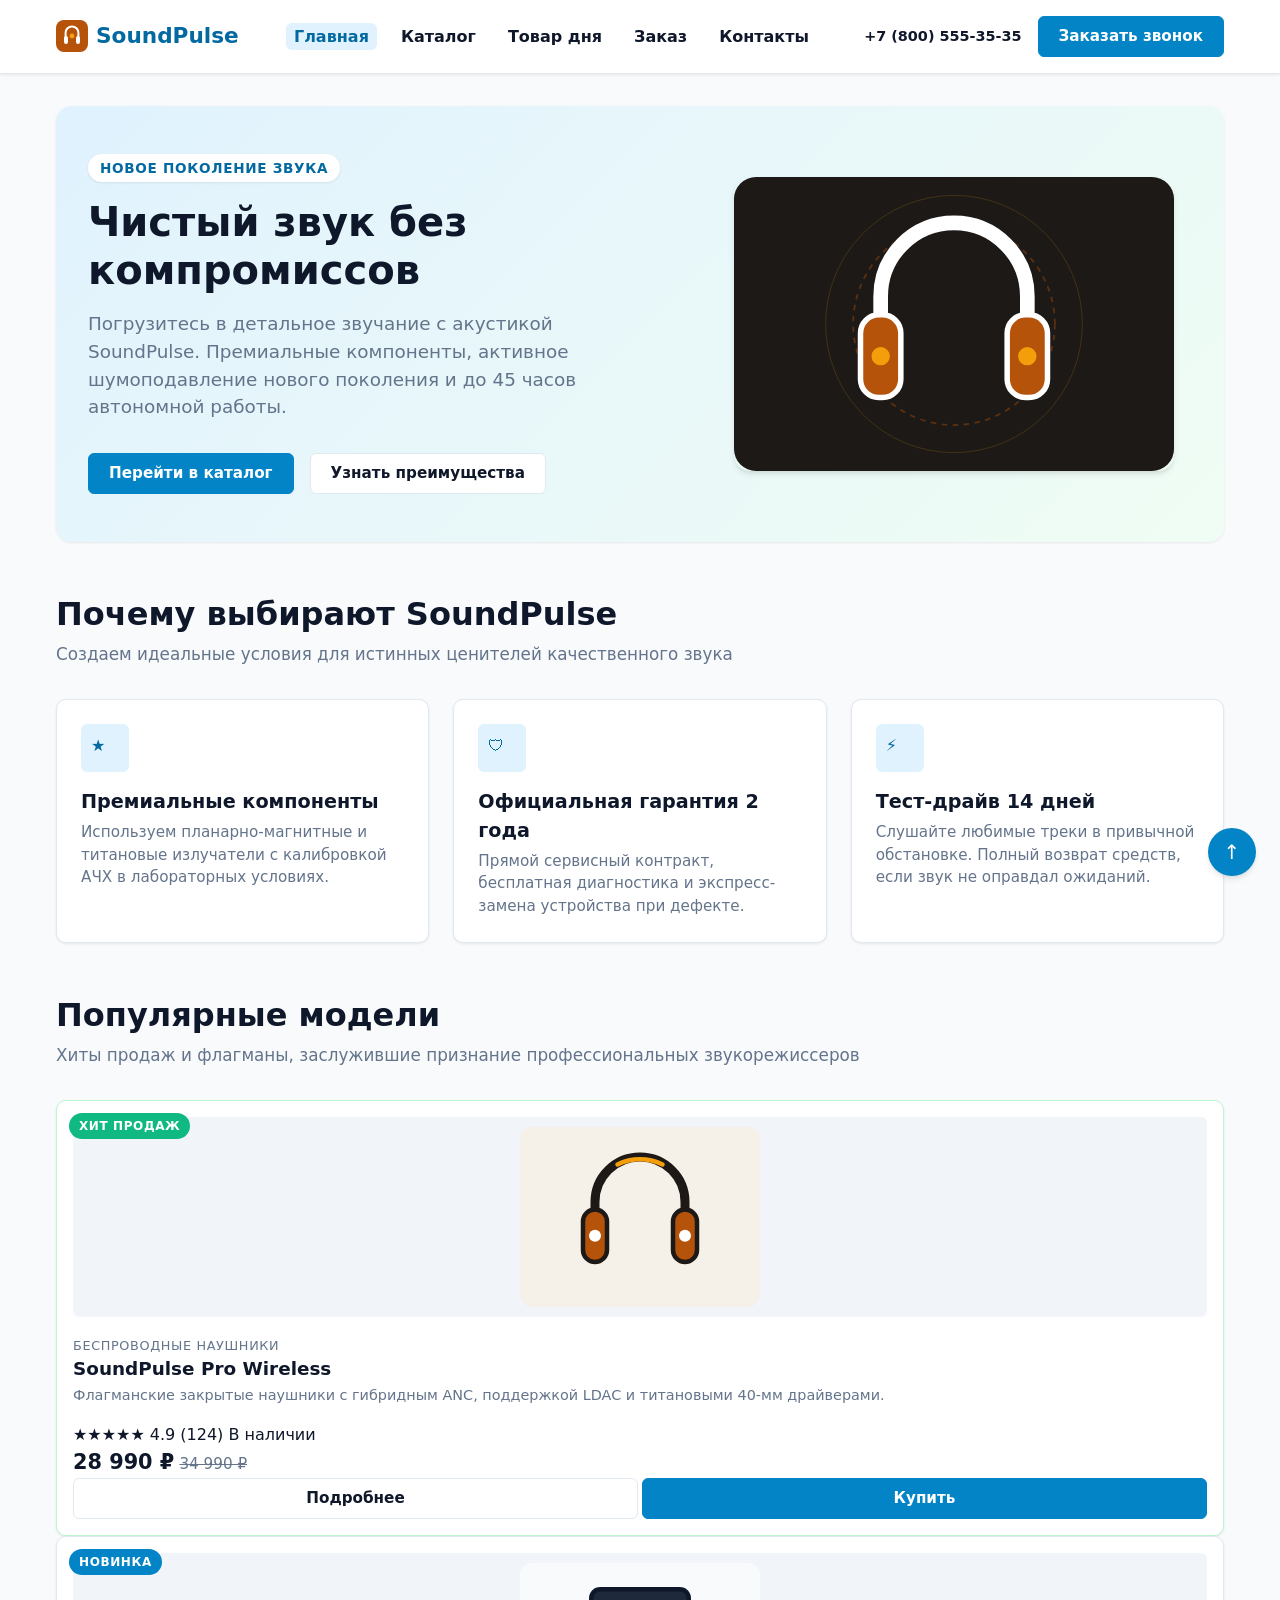
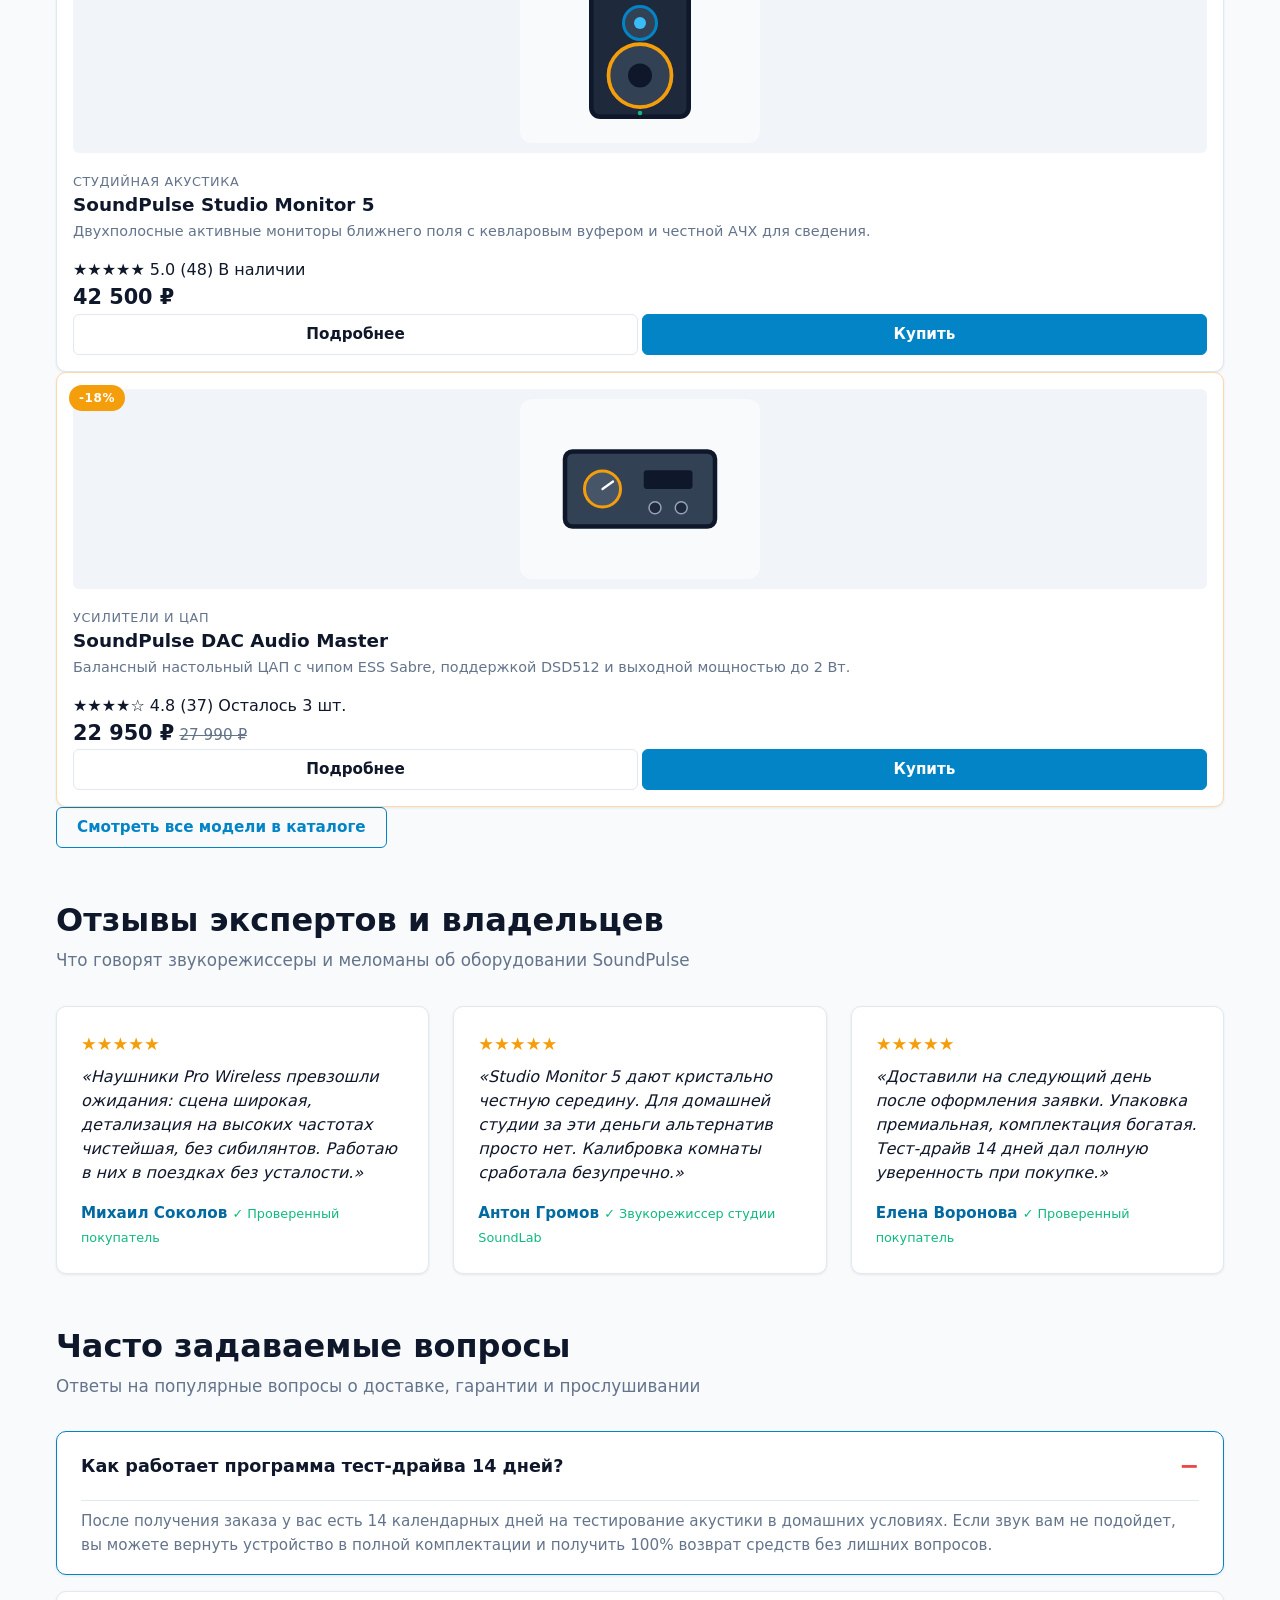
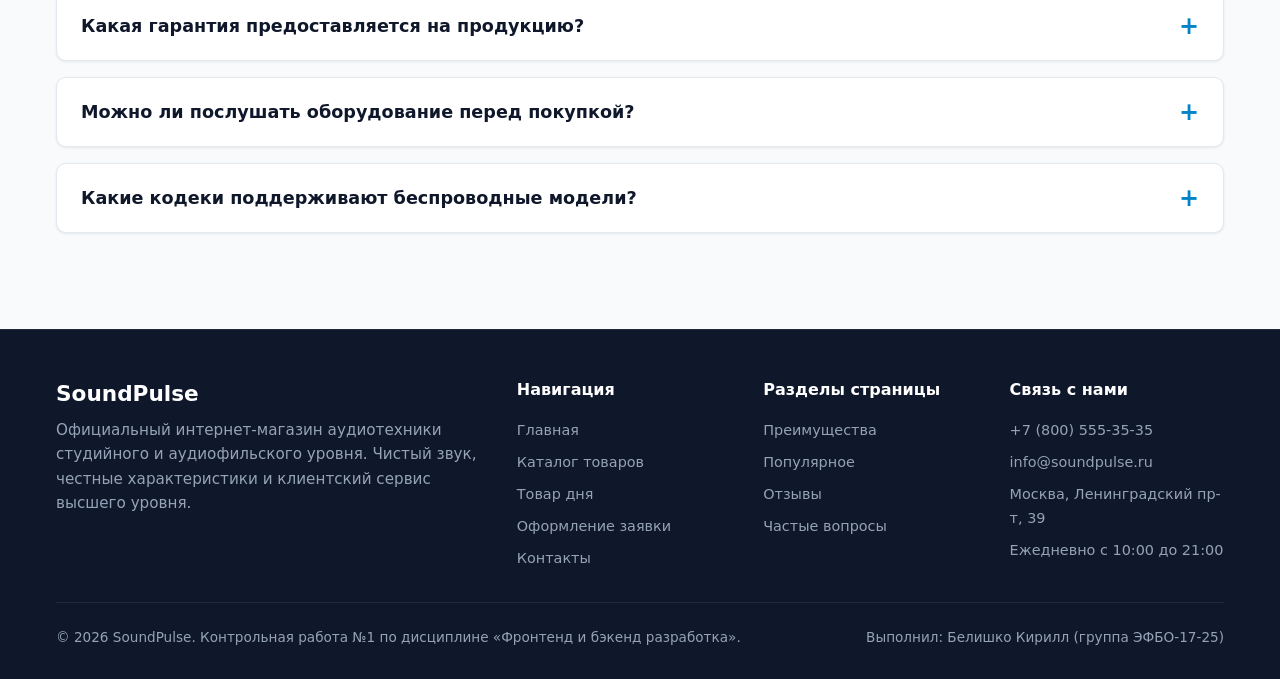
<file: index.html>
<!DOCTYPE html>
<html lang="ru">
<head>
  <meta charset="UTF-8">
  <meta name="viewport" content="width=device-width, initial-scale=1.0">
  <title>SoundPulse — Магазин аудиофильской техники и акустики</title>
  <meta name="description" content="Интернет-магазин премиальной аудиотехники SoundPulse: беспроводные наушники, студийные мониторы, усилители ЦАП с официальной гарантией.">
  <link rel="stylesheet" href="css/style.css">
</head>
<body>

  <!-- Сквозная шапка сайта с навигацией -->
  <header class="site-header">
    <div class="container site-header__inner">
      <a href="index.html" class="site-header__logo" aria-label="На главную SoundPulse">
        <img src="images/logo.svg" alt="Логотип SoundPulse" width="36" height="36" class="site-header__logo-icon">
        <span>SoundPulse</span>
      </a>

      <nav class="site-nav" aria-label="Основная навигация">
        <ul class="site-nav__list">
          <li class="site-nav__item">
            <a href="index.html" class="site-nav__link site-nav__link--active" aria-current="page">Главная</a>
          </li>
          <li class="site-nav__item">
            <a href="catalog.html" class="site-nav__link">Каталог</a>
          </li>
          <li class="site-nav__item">
            <a href="product.html" class="site-nav__link">Товар дня</a>
          </li>
          <li class="site-nav__item">
            <a href="order.html" class="site-nav__link">Заказ</a>
          </li>
          <li class="site-nav__item">
            <a href="contacts.html" class="site-nav__link">Контакты</a>
          </li>
        </ul>
      </nav>

      <div class="site-header__contacts">
        <a href="tel:+78005553535" class="site-header__phone">+7 (800) 555-35-35</a>
        <button type="button" class="button button--primary js-open-modal">Заказать звонок</button>
      </div>
    </div>
  </header>

  <!-- Единственный тег main на странице -->
  <main class="main-content">
    <div class="container">

      <!-- Главный промо-баннер с быстрым переходом -->
      <section class="hero" aria-labelledby="hero-title">
        <div class="hero__content">
          <span class="hero__badge">Новое поколение звука</span>
          <h1 id="hero-title" class="hero__title">Чистый звук без компромиссов</h1>
          <p class="hero__description">
            Погрузитесь в детальное звучание с акустикой SoundPulse. Премиальные компоненты, активное шумоподавление нового поколения и до 45 часов автономной работы.
          </p>
          <div class="hero__actions">
            <a href="catalog.html" class="button button--primary">Перейти в каталог</a>
            <a href="#advantages" class="button button--secondary">Узнать преимущества</a>
          </div>
        </div>
        <div class="hero__media">
          <img src="images/hero-sound.svg" alt="Премиальные наушники SoundPulse" class="hero__image" width="480" height="320">
        </div>
      </section>

      <!-- Преимущества магазина и якорный переход -->
      <section id="advantages" class="content-section" aria-labelledby="advantages-title">
        <h2 id="advantages-title" class="section-title">Почему выбирают SoundPulse</h2>
        <p class="section-subtitle">Создаем идеальные условия для истинных ценителей качественного звука</p>

        <div class="advantages-grid">
          <div class="advantage-card">
            <div class="advantage-card__icon" aria-hidden="true">★</div>
            <h3 class="advantage-card__title">Премиальные компоненты</h3>
            <p class="advantage-card__text">
              Используем планарно-магнитные и титановые излучатели с калибровкой АЧХ в лабораторных условиях.
            </p>
          </div>

          <div class="advantage-card">
            <div class="advantage-card__icon" aria-hidden="true">🛡</div>
            <h3 class="advantage-card__title">Официальная гарантия 2 года</h3>
            <p class="advantage-card__text">
              Прямой сервисный контракт, бесплатная диагностика и экспресс-замена устройства при дефекте.
            </p>
          </div>

          <div class="advantage-card">
            <div class="advantage-card__icon" aria-hidden="true">⚡</div>
            <h3 class="advantage-card__title">Тест-драйв 14 дней</h3>
            <p class="advantage-card__text">
              Слушайте любимые треки в привычной обстановке. Полный возврат средств, если звук не оправдал ожиданий.
            </p>
          </div>
        </div>
      </section>

      <!-- Популярные товары каталога -->
      <section id="popular" class="content-section" aria-labelledby="popular-title">
        <h2 id="popular-title" class="section-title">Популярные модели</h2>
        <p class="section-subtitle">Хиты продаж и флагманы, заслужившие признание профессиональных звукорежиссеров</p>

        <div class="cards-grid">
          <!-- Карточка 1: Флагманские наушники (Хит продаж) -->
          <article class="product-card product-card--hit">
            <span class="product-card__badge product-card__badge--hit">Хит продаж</span>
            <div class="product-card__image-wrap">
              <img src="images/headphones-pro.svg" alt="Беспроводные наушники SoundPulse Pro Wireless" class="product-card__image" width="320" height="240">
            </div>
            <div class="product-card__body">
              <span class="product-card__category">Беспроводные наушники</span>
              <h3 class="product-card__title">SoundPulse Pro Wireless</h3>
              <p class="product-card__description">
                Флагманские закрытые наушники с гибридным ANC, поддержкой LDAC и титановыми 40-мм драйверами.
              </p>
              <div class="product-card__meta">
                <span class="product-card__rating">★★★★★ 4.9 (124)</span>
                <span class="product-card__stock">В наличии</span>
              </div>
              <div class="product-card__pricing">
                <span class="product-card__price">28 990 ₽</span>
                <span class="product-card__price-old">34 990 ₽</span>
              </div>
              <div class="product-card__actions">
                <a href="product.html" class="button button--secondary product-card__button">Подробнее</a>
                <a href="order.html?product=SoundPulse-Pro-Wireless" class="button button--primary product-card__button">Купить</a>
              </div>
            </div>
          </article>

          <!-- Карточка 2: Студийные мониторы (Новинка) -->
          <article class="product-card">
            <span class="product-card__badge product-card__badge--new">Новинка</span>
            <div class="product-card__image-wrap">
              <img src="images/studio-monitors.svg" alt="Студийные мониторы SoundPulse Studio Monitor 5" class="product-card__image" width="320" height="240">
            </div>
            <div class="product-card__body">
              <span class="product-card__category">Студийная акустика</span>
              <h3 class="product-card__title">SoundPulse Studio Monitor 5</h3>
              <p class="product-card__description">
                Двухполосные активные мониторы ближнего поля с кевларовым вуфером и честной АЧХ для сведения.
              </p>
              <div class="product-card__meta">
                <span class="product-card__rating">★★★★★ 5.0 (48)</span>
                <span class="product-card__stock">В наличии</span>
              </div>
              <div class="product-card__pricing">
                <span class="product-card__price">42 500 ₽</span>
              </div>
              <div class="product-card__actions">
                <a href="product.html" class="button button--secondary product-card__button">Подробнее</a>
                <a href="order.html?product=SoundPulse-Studio-5" class="button button--primary product-card__button">Купить</a>
              </div>
            </div>
          </article>

          <!-- Карточка 3: Усилитель ЦАП (Скидка) -->
          <article class="product-card product-card--discount">
            <span class="product-card__badge product-card__badge--discount">-18%</span>
            <div class="product-card__image-wrap">
              <img src="images/dac-amp.svg" alt="ЦАП и усилитель SoundPulse DAC Audio Master" class="product-card__image" width="320" height="240">
            </div>
            <div class="product-card__body">
              <span class="product-card__category">Усилители и ЦАП</span>
              <h3 class="product-card__title">SoundPulse DAC Audio Master</h3>
              <p class="product-card__description">
                Балансный настольный ЦАП с чипом ESS Sabre, поддержкой DSD512 и выходной мощностью до 2 Вт.
              </p>
              <div class="product-card__meta">
                <span class="product-card__rating">★★★★☆ 4.8 (37)</span>
                <span class="product-card__stock">Осталось 3 шт.</span>
              </div>
              <div class="product-card__pricing">
                <span class="product-card__price">22 950 ₽</span>
                <span class="product-card__price-old">27 990 ₽</span>
              </div>
              <div class="product-card__actions">
                <a href="product.html" class="button button--secondary product-card__button">Подробнее</a>
                <a href="order.html?product=SoundPulse-DAC-Master" class="button button--primary product-card__button">Купить</a>
              </div>
            </div>
          </article>
        </div>

        <div class="catalog-more">
          <a href="catalog.html" class="button button--outline">Смотреть все модели в каталоге</a>
        </div>
      </section>

      <!-- Отзывы покупателей с цитатами и рейтингом -->
      <section id="reviews" class="content-section" aria-labelledby="reviews-title">
        <h2 id="reviews-title" class="section-title">Отзывы экспертов и владельцев</h2>
        <p class="section-subtitle">Что говорят звукорежиссеры и меломаны об оборудовании SoundPulse</p>

        <div class="reviews-grid">
          <article class="review-card">
            <div class="review-card__stars" aria-label="Оценка 5 из 5">★★★★★</div>
            <p class="review-card__text">
              «Наушники Pro Wireless превзошли ожидания: сцена широкая, детализация на высоких частотах чистейшая, без сибилянтов. Работаю в них в поездках без усталости.»
            </p>
            <div class="review-card__footer">
              <span class="review-card__author">Михаил Соколов</span>
              <span class="review-card__verified">✓ Проверенный покупатель</span>
            </div>
          </article>

          <article class="review-card">
            <div class="review-card__stars" aria-label="Оценка 5 из 5">★★★★★</div>
            <p class="review-card__text">
              «Studio Monitor 5 дают кристально честную середину. Для домашней студии за эти деньги альтернатив просто нет. Калибровка комнаты сработала безупречно.»
            </p>
            <div class="review-card__footer">
              <span class="review-card__author">Антон Громов</span>
              <span class="review-card__verified">✓ Звукорежиссер студии SoundLab</span>
            </div>
          </article>

          <article class="review-card">
            <div class="review-card__stars" aria-label="Оценка 5 из 5">★★★★★</div>
            <p class="review-card__text">
              «Доставили на следующий день после оформления заявки. Упаковка премиальная, комплектация богатая. Тест-драйв 14 дней дал полную уверенность при покупке.»
            </p>
            <div class="review-card__footer">
              <span class="review-card__author">Елена Воронова</span>
              <span class="review-card__verified">✓ Проверенный покупатель</span>
            </div>
          </article>
        </div>
      </section>

      <!-- Аккордеон часто задаваемых вопросов на тегах details и summary -->
      <section id="faq" class="content-section" aria-labelledby="faq-title">
        <h2 id="faq-title" class="section-title">Часто задаваемые вопросы</h2>
        <p class="section-subtitle">Ответы на популярные вопросы о доставке, гарантии и прослушивании</p>

        <div class="faq-list">
          <details class="faq-item" open>
            <summary class="faq-item__question">Как работает программа тест-драйва 14 дней?</summary>
            <p class="faq-item__answer">
              После получения заказа у вас есть 14 календарных дней на тестирование акустики в домашних условиях. Если звук вам не подойдет, вы можете вернуть устройство в полной комплектации и получить 100% возврат средств без лишних вопросов.
            </p>
          </details>

          <details class="faq-item">
            <summary class="faq-item__question">Какая гарантия предоставляется на продукцию?</summary>
            <p class="faq-item__answer">
              На всю технику SoundPulse действует официальная гарантия 2 года с даты покупки. При наступлении гарантийного случая мы организуем бесплатный забор курьером и ремонт в авторизованном сервисном центре.
            </p>
          </details>

          <details class="faq-item">
            <summary class="faq-item__question">Можно ли послушать оборудование перед покупкой?</summary>
            <p class="faq-item__answer">
              Да, в нашем шоуруме в Москве (Ленинградский проспект, 39) оборудована звукоизолированная комната прослушивания со всеми моделями наушников, усилителей и мониторов.
            </p>
          </details>

          <details class="faq-item">
            <summary class="faq-item__question">Какие кодеки поддерживают беспроводные модели?</summary>
            <p class="faq-item__answer">
              Флагманские модели поддерживают кодеки высокого разрешения LDAC, aptX HD, AAC и SBC, что позволяет передавать несжатый поток до 990 кбит/с при 24 бит/96 кГц.
            </p>
          </details>
        </div>
      </section>

    </div>
  </main>

  <!-- Нативное модальное окно быстрого заказа на теге dialog -->
  <dialog id="order-modal" class="modal" aria-labelledby="modal-title">
    <div class="modal__inner">
      <div class="modal__header">
        <h2 id="modal-title" class="modal__title">Быстрый заказ</h2>
        <button type="button" class="modal__close js-close-modal" aria-label="Закрыть модальное окно">&times;</button>
      </div>
      <form class="order-form" action="order.html" method="get">
        <div class="order-form__field">
          <label for="modal-name" class="order-form__label">Ваше имя <span class="order-form__required">*</span></label>
          <input type="text" id="modal-name" name="name" class="order-form__input" placeholder="Иван Петров" required>
        </div>
        <div class="order-form__field">
          <label for="modal-phone" class="order-form__label">Телефон <span class="order-form__required">*</span></label>
          <input type="tel" id="modal-phone" name="phone" class="order-form__input" placeholder="+7 (___) ___-__-__" required>
        </div>
        <div class="order-form__field">
          <label for="modal-product" class="order-form__label">Интересующая модель</label>
          <select id="modal-product" name="product" class="order-form__select">
            <option value="SoundPulse Pro Wireless">SoundPulse Pro Wireless</option>
            <option value="SoundPulse Studio 5">SoundPulse Studio Monitor 5</option>
            <option value="SoundPulse DAC Audio Master">SoundPulse DAC Audio Master</option>
          </select>
        </div>
        <div class="order-form__checkbox-field">
          <input type="checkbox" id="modal-consent" name="consent" required>
          <label for="modal-consent" class="order-form__label">Согласен на обработку персональных данных</label>
        </div>
        <div class="order-form__actions">
          <button type="button" class="button button--secondary js-close-modal">Отмена</button>
          <button type="submit" class="button button--primary">Заказать звонок</button>
        </div>
      </form>
    </div>
  </dialog>

  <!-- Фиксированная кнопка возврата к началу страницы -->
  <a href="#top" class="scroll-top-btn" aria-label="Вернуться к началу страницы">↑</a>

  <!-- Подвал сайта с дублирующей навигацией и контактами -->
  <footer id="contacts" class="site-footer">
    <div class="container">
      <div class="site-footer__inner">
        <div class="site-footer__brand">
          <h3 class="site-footer__brand-title">SoundPulse</h3>
          <p class="site-footer__description">
            Официальный интернет-магазин аудиотехники студийного и аудиофильского уровня. Чистый звук, честные характеристики и клиентский сервис высшего уровня.
          </p>
        </div>

        <div class="site-footer__col">
          <h4 class="site-footer__col-title">Навигация</h4>
          <ul class="site-footer__nav-list">
            <li><a href="index.html" class="site-footer__nav-link">Главная</a></li>
            <li><a href="catalog.html" class="site-footer__nav-link">Каталог товаров</a></li>
            <li><a href="product.html" class="site-footer__nav-link">Товар дня</a></li>
            <li><a href="order.html" class="site-footer__nav-link">Оформление заявки</a></li>
            <li><a href="contacts.html" class="site-footer__nav-link">Контакты</a></li>
          </ul>
        </div>

        <div class="site-footer__col">
          <h4 class="site-footer__col-title">Разделы страницы</h4>
          <ul class="site-footer__nav-list">
            <li><a href="index.html#advantages" class="site-footer__nav-link">Преимущества</a></li>
            <li><a href="index.html#popular" class="site-footer__nav-link">Популярное</a></li>
            <li><a href="index.html#reviews" class="site-footer__nav-link">Отзывы</a></li>
            <li><a href="index.html#faq" class="site-footer__nav-link">Частые вопросы</a></li>
          </ul>
        </div>

        <div class="site-footer__col">
          <h4 class="site-footer__col-title">Связь с нами</h4>
          <ul class="site-footer__nav-list">
            <li><a href="tel:+78005553535" class="site-footer__nav-link">+7 (800) 555-35-35</a></li>
            <li><a href="mailto:info@soundpulse.ru" class="site-footer__nav-link">info@soundpulse.ru</a></li>
            <li><span class="site-footer__nav-link">Москва, Ленинградский пр-т, 39</span></li>
            <li><span class="site-footer__nav-link">Ежедневно с 10:00 до 21:00</span></li>
          </ul>
        </div>
      </div>

      <div class="site-footer__bottom">
        <p>© 2026 SoundPulse. Контрольная работа №1 по дисциплине «Фронтенд и бэкенд разработка».</p>
        <p>Выполнил: Белишко Кирилл (группа ЭФБО-17-25)</p>
      </div>
    </div>
  </footer>

  <script src="js/main.js"></script>
</body>
</html>
</file>
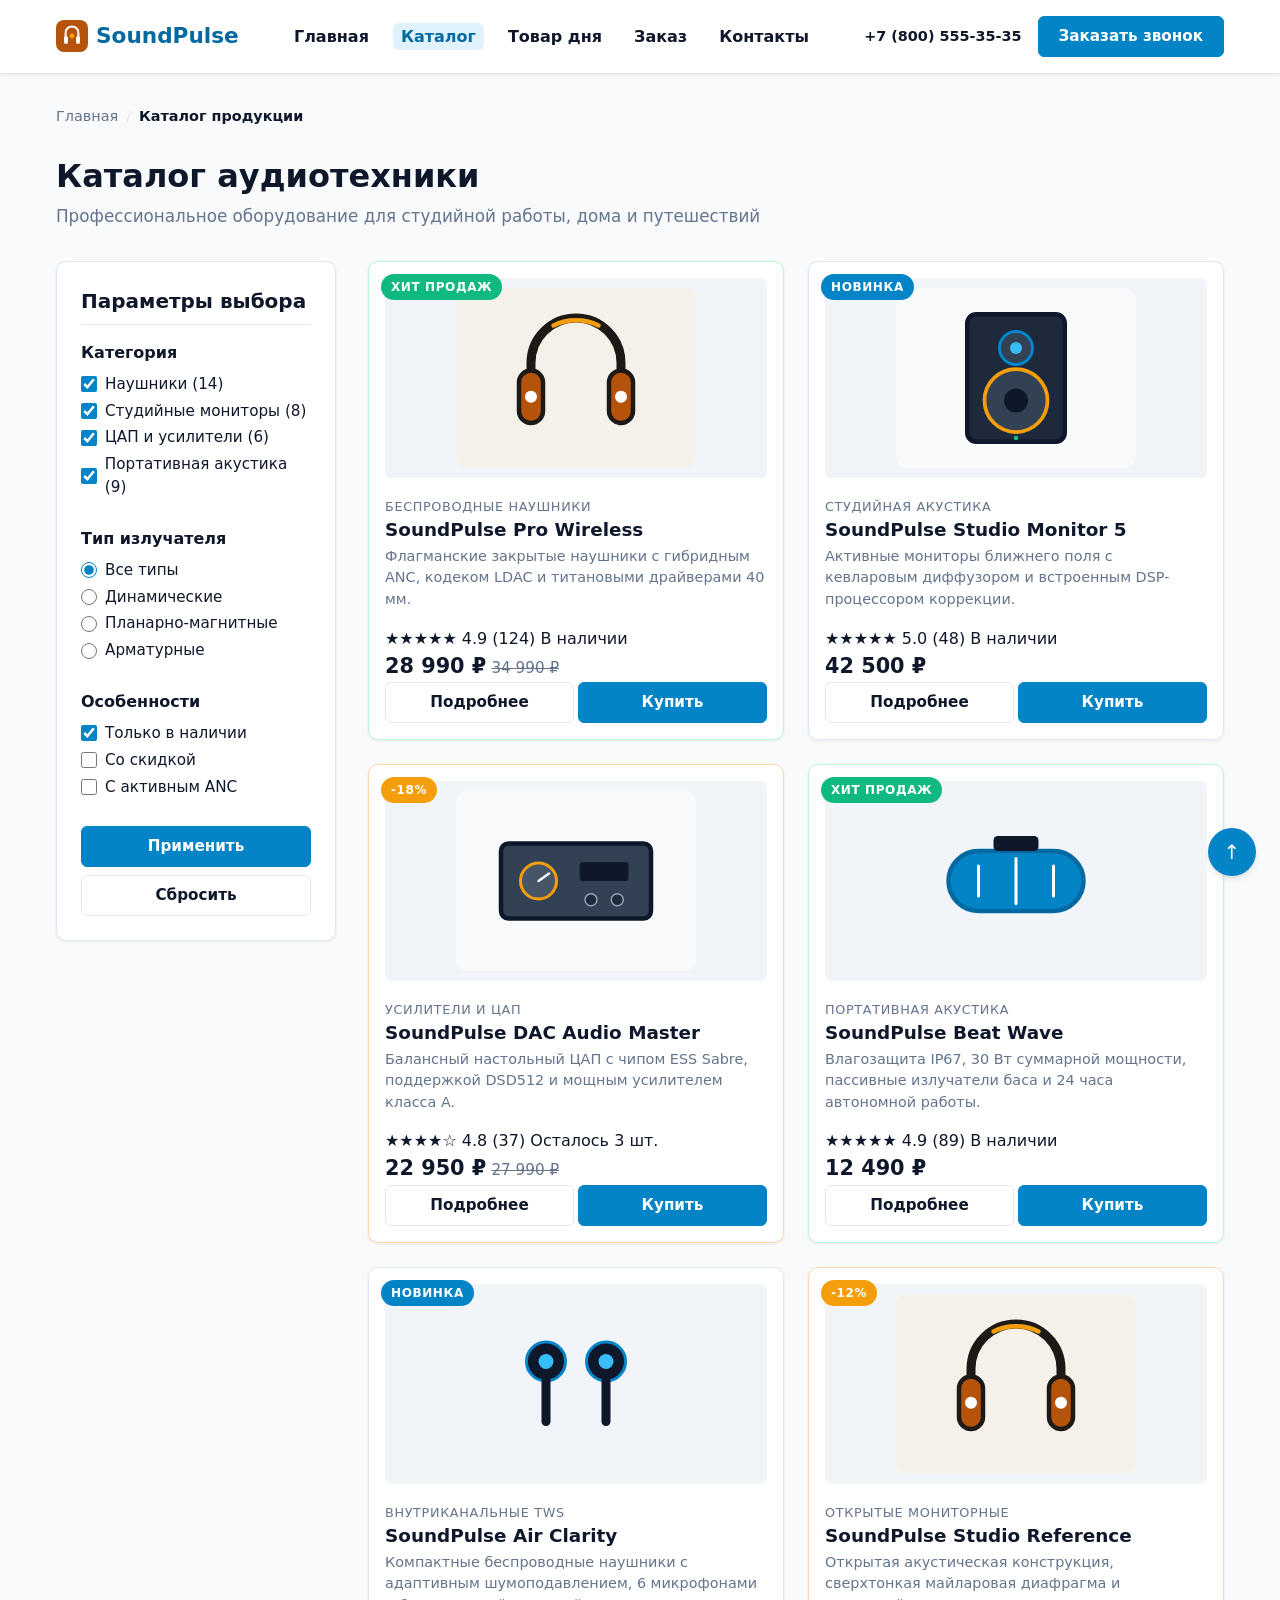
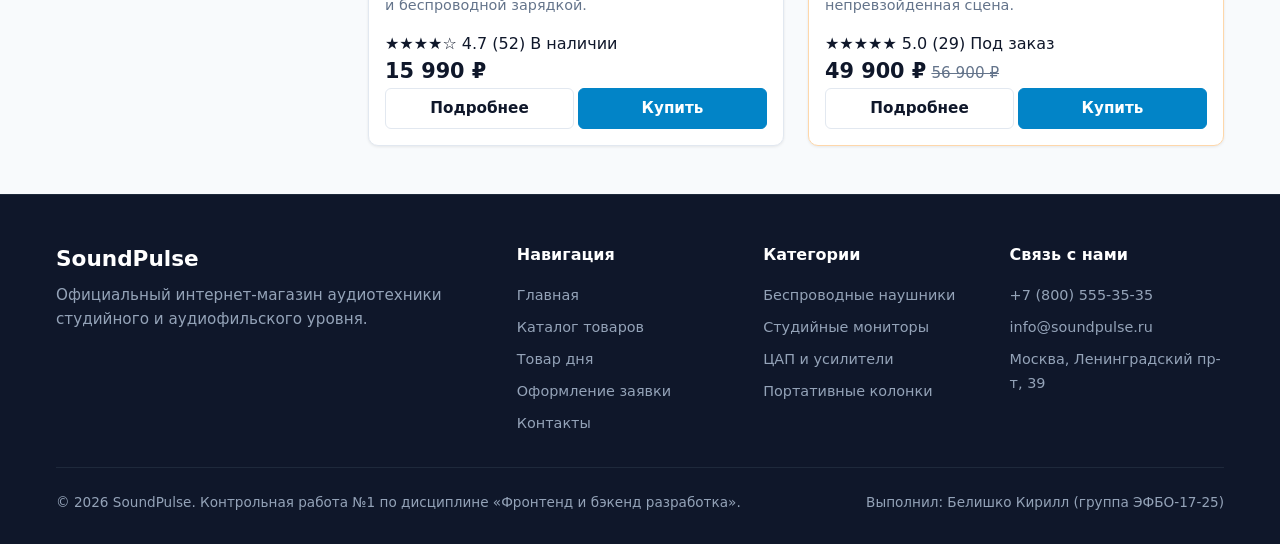
<file: catalog.html>
<!DOCTYPE html>
<html lang="ru">
<head>
  <meta charset="UTF-8">
  <meta name="viewport" content="width=device-width, initial-scale=1.0">
  <title>Каталог аудиотехники и акустики — SoundPulse</title>
  <meta name="description" content="Полный каталог аудиофильской техники SoundPulse: наушники, мониторы, ЦАП, портативная акустика. Фильтры по параметрам и официальная гарантия.">
  <link rel="stylesheet" href="css/style.css">
</head>
<body>

  <!-- Сквозная шапка сайта с навигацией -->
  <header class="site-header">
    <div class="container site-header__inner">
      <a href="index.html" class="site-header__logo" aria-label="На главную SoundPulse">
        <img src="images/logo.svg" alt="Логотип SoundPulse" width="36" height="36" class="site-header__logo-icon">
        <span>SoundPulse</span>
      </a>

      <nav class="site-nav" aria-label="Основная навигация">
        <ul class="site-nav__list">
          <li class="site-nav__item">
            <a href="index.html" class="site-nav__link">Главная</a>
          </li>
          <li class="site-nav__item">
            <a href="catalog.html" class="site-nav__link site-nav__link--active" aria-current="page">Каталог</a>
          </li>
          <li class="site-nav__item">
            <a href="product.html" class="site-nav__link">Товар дня</a>
          </li>
          <li class="site-nav__item">
            <a href="order.html" class="site-nav__link">Заказ</a>
          </li>
          <li class="site-nav__item">
            <a href="contacts.html" class="site-nav__link">Контакты</a>
          </li>
        </ul>
      </nav>

      <div class="site-header__contacts">
        <a href="tel:+78005553535" class="site-header__phone">+7 (800) 555-35-35</a>
        <button type="button" class="button button--primary js-open-modal">Заказать звонок</button>
      </div>
    </div>
  </header>

  <!-- Единственный тег main на странице -->
  <main class="main-content">
    <div class="container">

      <!-- Навигационная цепочка хлебных крошек -->
      <nav class="breadcrumbs" aria-label="Хлебные крошки">
        <ol class="breadcrumbs__list">
          <li class="breadcrumbs__item">
            <a href="index.html" class="breadcrumbs__link">Главная</a>
          </li>
          <li class="breadcrumbs__item breadcrumbs__item--current" aria-current="page">
            Каталог продукции
          </li>
        </ol>
      </nav>

      <header class="content-header">
        <h1 class="section-title">Каталог аудиотехники</h1>
        <p class="section-subtitle">Профессиональное оборудование для студийной работы, дома и путешествий</p>
      </header>

      <!-- Двухколоночная сетка: фильтры и каталог -->
      <div class="catalog-layout">

        <!-- Боковая панель фильтрации со sticky-позиционированием -->
        <aside class="catalog-filter" aria-label="Фильтры каталога">
          <h2 class="catalog-filter__title">Параметры выбора</h2>

          <form action="catalog.html" method="get">
            <!-- Группа: Категория товара -->
            <fieldset class="catalog-filter__group">
              <legend class="catalog-filter__group-title">Категория</legend>
              <label class="catalog-filter__item">
                <input type="checkbox" name="category" value="headphones" checked>
                <span>Наушники (14)</span>
              </label>
              <label class="catalog-filter__item">
                <input type="checkbox" name="category" value="monitors" checked>
                <span>Студийные мониторы (8)</span>
              </label>
              <label class="catalog-filter__item">
                <input type="checkbox" name="category" value="dacs" checked>
                <span>ЦАП и усилители (6)</span>
              </label>
              <label class="catalog-filter__item">
                <input type="checkbox" name="category" value="speakers" checked>
                <span>Портативная акустика (9)</span>
              </label>
            </fieldset>

            <!-- Группа: Тип излучателя -->
            <fieldset class="catalog-filter__group">
              <legend class="catalog-filter__group-title">Тип излучателя</legend>
              <label class="catalog-filter__item">
                <input type="radio" name="driver" value="all" checked>
                <span>Все типы</span>
              </label>
              <label class="catalog-filter__item">
                <input type="radio" name="driver" value="dynamic">
                <span>Динамические</span>
              </label>
              <label class="catalog-filter__item">
                <input type="radio" name="driver" value="planar">
                <span>Планарно-магнитные</span>
              </label>
              <label class="catalog-filter__item">
                <input type="radio" name="driver" value="armature">
                <span>Арматурные</span>
              </label>
            </fieldset>

            <!-- Группа: Наличие и скидки -->
            <fieldset class="catalog-filter__group">
              <legend class="catalog-filter__group-title">Особенности</legend>
              <label class="catalog-filter__item">
                <input type="checkbox" name="in_stock" value="true" checked>
                <span>Только в наличии</span>
              </label>
              <label class="catalog-filter__item">
                <input type="checkbox" name="has_discount" value="true">
                <span>Со скидкой</span>
              </label>
              <label class="catalog-filter__item">
                <input type="checkbox" name="has_anc" value="true">
                <span>С активным ANC</span>
              </label>
            </fieldset>

            <div class="catalog-filter__actions">
              <button type="submit" class="button button--primary" style="width: 100%; margin-bottom: 8px;">Применить</button>
              <a href="catalog.html" class="button button--secondary" style="width: 100%;">Сбросить</a>
            </div>
          </form>
        </aside>

        <!-- Секция со списком карточек товаров -->
        <section class="catalog-content" aria-labelledby="catalog-items-title">
          <h2 id="catalog-items-title" class="visually-hidden">Список товаров каталога</h2>

          <div class="catalog-grid">

            <!-- Товар 1: Флагманские наушники -->
            <article class="product-card product-card--hit">
              <span class="product-card__badge product-card__badge--hit">Хит продаж</span>
              <div class="product-card__image-wrap">
                <img src="images/headphones-pro.svg" alt="Беспроводные наушники SoundPulse Pro Wireless" class="product-card__image" width="320" height="240">
              </div>
              <div class="product-card__body">
                <span class="product-card__category">Беспроводные наушники</span>
                <h3 class="product-card__title">SoundPulse Pro Wireless</h3>
                <p class="product-card__description">
                  Флагманские закрытые наушники с гибридным ANC, кодеком LDAC и титановыми драйверами 40 мм.
                </p>
                <div class="product-card__meta">
                  <span class="product-card__rating">★★★★★ 4.9 (124)</span>
                  <span class="product-card__stock">В наличии</span>
                </div>
                <div class="product-card__pricing">
                  <span class="product-card__price">28 990 ₽</span>
                  <span class="product-card__price-old">34 990 ₽</span>
                </div>
                <div class="product-card__actions">
                  <a href="product.html" class="button button--secondary product-card__button">Подробнее</a>
                  <a href="order.html?product=SoundPulse-Pro-Wireless" class="button button--primary product-card__button">Купить</a>
                </div>
              </div>
            </article>

            <!-- Товар 2: Студийные мониторы -->
            <article class="product-card">
              <span class="product-card__badge product-card__badge--new">Новинка</span>
              <div class="product-card__image-wrap">
                <img src="images/studio-monitors.svg" alt="Студийные мониторы SoundPulse Studio Monitor 5" class="product-card__image" width="320" height="240">
              </div>
              <div class="product-card__body">
                <span class="product-card__category">Студийная акустика</span>
                <h3 class="product-card__title">SoundPulse Studio Monitor 5</h3>
                <p class="product-card__description">
                  Активные мониторы ближнего поля с кевларовым диффузором и встроенным DSP-процессором коррекции.
                </p>
                <div class="product-card__meta">
                  <span class="product-card__rating">★★★★★ 5.0 (48)</span>
                  <span class="product-card__stock">В наличии</span>
                </div>
                <div class="product-card__pricing">
                  <span class="product-card__price">42 500 ₽</span>
                </div>
                <div class="product-card__actions">
                  <a href="product.html" class="button button--secondary product-card__button">Подробнее</a>
                  <a href="order.html?product=SoundPulse-Studio-5" class="button button--primary product-card__button">Купить</a>
                </div>
              </div>
            </article>

            <!-- Товар 3: ЦАП и усилитель -->
            <article class="product-card product-card--discount">
              <span class="product-card__badge product-card__badge--discount">-18%</span>
              <div class="product-card__image-wrap">
                <img src="images/dac-amp.svg" alt="ЦАП и усилитель SoundPulse DAC Audio Master" class="product-card__image" width="320" height="240">
              </div>
              <div class="product-card__body">
                <span class="product-card__category">Усилители и ЦАП</span>
                <h3 class="product-card__title">SoundPulse DAC Audio Master</h3>
                <p class="product-card__description">
                  Балансный настольный ЦАП с чипом ESS Sabre, поддержкой DSD512 и мощным усилителем класса A.
                </p>
                <div class="product-card__meta">
                  <span class="product-card__rating">★★★★☆ 4.8 (37)</span>
                  <span class="product-card__stock">Осталось 3 шт.</span>
                </div>
                <div class="product-card__pricing">
                  <span class="product-card__price">22 950 ₽</span>
                  <span class="product-card__price-old">27 990 ₽</span>
                </div>
                <div class="product-card__actions">
                  <a href="product.html" class="button button--secondary product-card__button">Подробнее</a>
                  <a href="order.html?product=SoundPulse-DAC-Master" class="button button--primary product-card__button">Купить</a>
                </div>
              </div>
            </article>

            <!-- Товар 4: Портативная акустика -->
            <article class="product-card product-card--hit">
              <span class="product-card__badge product-card__badge--hit">Хит продаж</span>
              <div class="product-card__image-wrap">
                <img src="images/portable-speaker.svg" alt="Портативная колонка SoundPulse Beat Wave" class="product-card__image" width="320" height="240">
              </div>
              <div class="product-card__body">
                <span class="product-card__category">Портативная акустика</span>
                <h3 class="product-card__title">SoundPulse Beat Wave</h3>
                <p class="product-card__description">
                  Влагозащита IP67, 30 Вт суммарной мощности, пассивные излучатели баса и 24 часа автономной работы.
                </p>
                <div class="product-card__meta">
                  <span class="product-card__rating">★★★★★ 4.9 (89)</span>
                  <span class="product-card__stock">В наличии</span>
                </div>
                <div class="product-card__pricing">
                  <span class="product-card__price">12 490 ₽</span>
                </div>
                <div class="product-card__actions">
                  <a href="product.html" class="button button--secondary product-card__button">Подробнее</a>
                  <a href="order.html?product=SoundPulse-Beat-Wave" class="button button--primary product-card__button">Купить</a>
                </div>
              </div>
            </article>

            <!-- Товар 5: Внутриканальные TWS -->
            <article class="product-card">
              <span class="product-card__badge product-card__badge--new">Новинка</span>
              <div class="product-card__image-wrap">
                <img src="images/earbuds.svg" alt="Беспроводные внутриканальные наушники SoundPulse Air Clarity" class="product-card__image" width="320" height="240">
              </div>
              <div class="product-card__body">
                <span class="product-card__category">Внутриканальные TWS</span>
                <h3 class="product-card__title">SoundPulse Air Clarity</h3>
                <p class="product-card__description">
                  Компактные беспроводные наушники с адаптивным шумоподавлением, 6 микрофонами и беспроводной зарядкой.
                </p>
                <div class="product-card__meta">
                  <span class="product-card__rating">★★★★☆ 4.7 (52)</span>
                  <span class="product-card__stock">В наличии</span>
                </div>
                <div class="product-card__pricing">
                  <span class="product-card__price">15 990 ₽</span>
                </div>
                <div class="product-card__actions">
                  <a href="product.html" class="button button--secondary product-card__button">Подробнее</a>
                  <a href="order.html?product=SoundPulse-Air-Clarity" class="button button--primary product-card__button">Купить</a>
                </div>
              </div>
            </article>

            <!-- Товар 6: Профессиональные планарные наушники -->
            <article class="product-card product-card--discount">
              <span class="product-card__badge product-card__badge--discount">-12%</span>
              <div class="product-card__image-wrap">
                <img src="images/headphones-pro.svg" alt="Планарные наушники SoundPulse Studio Reference" class="product-card__image" width="320" height="240">
              </div>
              <div class="product-card__body">
                <span class="product-card__category">Открытые мониторные</span>
                <h3 class="product-card__title">SoundPulse Studio Reference</h3>
                <p class="product-card__description">
                  Открытая акустическая конструкция, сверхтонкая майларовая диафрагма и непревзойденная сцена.
                </p>
                <div class="product-card__meta">
                  <span class="product-card__rating">★★★★★ 5.0 (29)</span>
                  <span class="product-card__stock">Под заказ</span>
                </div>
                <div class="product-card__pricing">
                  <span class="product-card__price">49 900 ₽</span>
                  <span class="product-card__price-old">56 900 ₽</span>
                </div>
                <div class="product-card__actions">
                  <a href="product.html" class="button button--secondary product-card__button">Подробнее</a>
                  <a href="order.html?product=SoundPulse-Studio-Reference" class="button button--primary product-card__button">Купить</a>
                </div>
              </div>
            </article>

          </div>
        </section>
      </div>

    </div>
  </main>

  <!-- Нативное модальное окно быстрого заказа -->
  <dialog id="order-modal" class="modal" aria-labelledby="modal-title">
    <div class="modal__inner">
      <div class="modal__header">
        <h2 id="modal-title" class="modal__title">Быстрый заказ</h2>
        <button type="button" class="modal__close js-close-modal" aria-label="Закрыть модальное окно">&times;</button>
      </div>
      <form class="order-form" action="order.html" method="get">
        <div class="order-form__field">
          <label for="modal-name" class="order-form__label">Ваше имя <span class="order-form__required">*</span></label>
          <input type="text" id="modal-name" name="name" class="order-form__input" placeholder="Иван Петров" required>
        </div>
        <div class="order-form__field">
          <label for="modal-phone" class="order-form__label">Телефон <span class="order-form__required">*</span></label>
          <input type="tel" id="modal-phone" name="phone" class="order-form__input" placeholder="+7 (___) ___-__-__" required>
        </div>
        <div class="order-form__field">
          <label for="modal-product" class="order-form__label">Интересующая модель</label>
          <select id="modal-product" name="product" class="order-form__select">
            <option value="SoundPulse Pro Wireless">SoundPulse Pro Wireless</option>
            <option value="SoundPulse Studio 5">SoundPulse Studio Monitor 5</option>
            <option value="SoundPulse DAC Audio Master">SoundPulse DAC Audio Master</option>
            <option value="SoundPulse Beat Wave">SoundPulse Beat Wave</option>
            <option value="SoundPulse Air Clarity">SoundPulse Air Clarity</option>
            <option value="SoundPulse Studio Reference">SoundPulse Studio Reference</option>
          </select>
        </div>
        <div class="order-form__checkbox-field">
          <input type="checkbox" id="modal-consent" name="consent" required>
          <label for="modal-consent" class="order-form__label">Согласен на обработку персональных данных</label>
        </div>
        <div class="order-form__actions">
          <button type="button" class="button button--secondary js-close-modal">Отмена</button>
          <button type="submit" class="button button--primary">Заказать звонок</button>
        </div>
      </form>
    </div>
  </dialog>

  <!-- Фиксированная кнопка возврата к началу страницы -->
  <a href="#top" class="scroll-top-btn" aria-label="Вернуться к началу страницы">↑</a>

  <!-- Подвал сайта -->
  <footer class="site-footer">
    <div class="container">
      <div class="site-footer__inner">
        <div class="site-footer__brand">
          <h3 class="site-footer__brand-title">SoundPulse</h3>
          <p class="site-footer__description">
            Официальный интернет-магазин аудиотехники студийного и аудиофильского уровня.
          </p>
        </div>

        <div class="site-footer__col">
          <h4 class="site-footer__col-title">Навигация</h4>
          <ul class="site-footer__nav-list">
            <li><a href="index.html" class="site-footer__nav-link">Главная</a></li>
            <li><a href="catalog.html" class="site-footer__nav-link">Каталог товаров</a></li>
            <li><a href="product.html" class="site-footer__nav-link">Товар дня</a></li>
            <li><a href="order.html" class="site-footer__nav-link">Оформление заявки</a></li>
            <li><a href="contacts.html" class="site-footer__nav-link">Контакты</a></li>
          </ul>
        </div>

        <div class="site-footer__col">
          <h4 class="site-footer__col-title">Категории</h4>
          <ul class="site-footer__nav-list">
            <li><a href="catalog.html" class="site-footer__nav-link">Беспроводные наушники</a></li>
            <li><a href="catalog.html" class="site-footer__nav-link">Студийные мониторы</a></li>
            <li><a href="catalog.html" class="site-footer__nav-link">ЦАП и усилители</a></li>
            <li><a href="catalog.html" class="site-footer__nav-link">Портативные колонки</a></li>
          </ul>
        </div>

        <div class="site-footer__col">
          <h4 class="site-footer__col-title">Связь с нами</h4>
          <ul class="site-footer__nav-list">
            <li><a href="tel:+78005553535" class="site-footer__nav-link">+7 (800) 555-35-35</a></li>
            <li><a href="mailto:info@soundpulse.ru" class="site-footer__nav-link">info@soundpulse.ru</a></li>
            <li><span class="site-footer__nav-link">Москва, Ленинградский пр-т, 39</span></li>
          </ul>
        </div>
      </div>

      <div class="site-footer__bottom">
        <p>© 2026 SoundPulse. Контрольная работа №1 по дисциплине «Фронтенд и бэкенд разработка».</p>
        <p>Выполнил: Белишко Кирилл (группа ЭФБО-17-25)</p>
      </div>
    </div>
  </footer>

  <script src="js/main.js"></script>
</body>
</html>
</file>
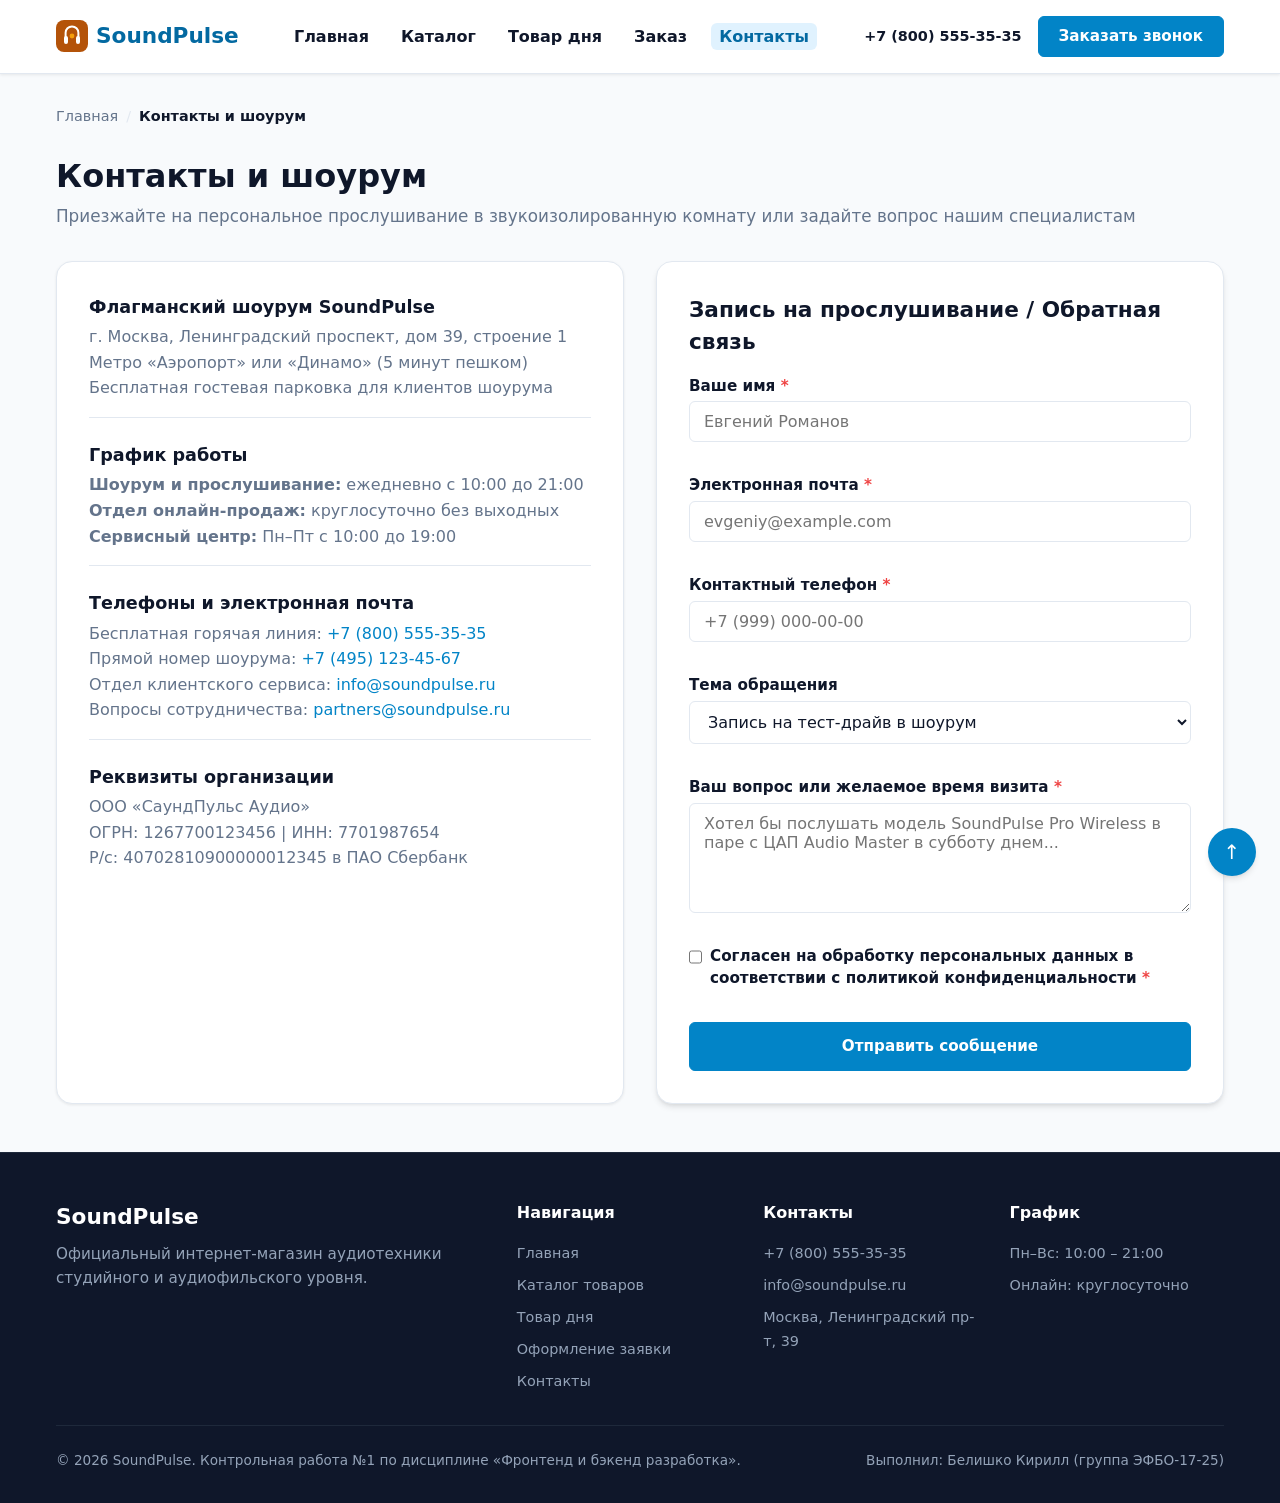
<file: contacts.html>
<!DOCTYPE html>
<html lang="ru">
<head>
  <meta charset="UTF-8">
  <meta name="viewport" content="width=device-width, initial-scale=1.0">
  <title>Контакты и флагманский шоурум в Москве — SoundPulse</title>
  <meta name="description" content="Контакты магазина аудиофильской техники SoundPulse: адрес шоурума в Москве, телефоны, график работы и форма записи на индивидуальное прослушивание.">
  <link rel="stylesheet" href="css/style.css">
</head>
<body>

  <!-- Сквозная шапка сайта с навигацией -->
  <header class="site-header">
    <div class="container site-header__inner">
      <a href="index.html" class="site-header__logo" aria-label="На главную SoundPulse">
        <img src="images/logo.svg" alt="Логотип SoundPulse" width="36" height="36" class="site-header__logo-icon">
        <span>SoundPulse</span>
      </a>

      <nav class="site-nav" aria-label="Основная навигация">
        <ul class="site-nav__list">
          <li class="site-nav__item">
            <a href="index.html" class="site-nav__link">Главная</a>
          </li>
          <li class="site-nav__item">
            <a href="catalog.html" class="site-nav__link">Каталог</a>
          </li>
          <li class="site-nav__item">
            <a href="product.html" class="site-nav__link">Товар дня</a>
          </li>
          <li class="site-nav__item">
            <a href="order.html" class="site-nav__link">Заказ</a>
          </li>
          <li class="site-nav__item">
            <a href="contacts.html" class="site-nav__link site-nav__link--active" aria-current="page">Контакты</a>
          </li>
        </ul>
      </nav>

      <div class="site-header__contacts">
        <a href="tel:+78005553535" class="site-header__phone">+7 (800) 555-35-35</a>
        <button type="button" class="button button--primary js-open-modal">Заказать звонок</button>
      </div>
    </div>
  </header>

  <!-- Единственный тег main на странице -->
  <main class="main-content">
    <div class="container">

      <!-- Навигационная цепочка хлебных крошек -->
      <nav class="breadcrumbs" aria-label="Хлебные крошки">
        <ol class="breadcrumbs__list">
          <li class="breadcrumbs__item">
            <a href="index.html" class="breadcrumbs__link">Главная</a>
          </li>
          <li class="breadcrumbs__item breadcrumbs__item--current" aria-current="page">
            Контакты и шоурум
          </li>
        </ol>
      </nav>

      <header class="content-header">
        <h1 class="section-title">Контакты и шоурум</h1>
        <p class="section-subtitle">Приезжайте на персональное прослушивание в звукоизолированную комнату или задайте вопрос нашим специалистам</p>
      </header>

      <!-- Двухколоночный макет: реквизиты/адрес и форма обратной связи -->
      <div class="contacts-layout">

        <!-- Контактная информация с семантическим тегом address -->
        <div class="contacts-info">
          <article class="contacts-card">
            <h2 class="contacts-card__title">Флагманский шоурум SoundPulse</h2>
            <address class="contacts-card__content">
              г. Москва, Ленинградский проспект, дом 39, строение 1<br>
              Метро «Аэропорт» или «Динамо» (5 минут пешком)<br>
              Бесплатная гостевая парковка для клиентов шоурума
            </address>
          </article>

          <article class="contacts-card">
            <h2 class="contacts-card__title">График работы</h2>
            <p class="contacts-card__content">
              <strong>Шоурум и прослушивание:</strong> ежедневно с 10:00 до 21:00<br>
              <strong>Отдел онлайн-продаж:</strong> круглосуточно без выходных<br>
              <strong>Сервисный центр:</strong> Пн–Пт с 10:00 до 19:00
            </p>
          </article>

          <article class="contacts-card">
            <h2 class="contacts-card__title">Телефоны и электронная почта</h2>
            <p class="contacts-card__content">
              Бесплатная горячая линия: <a href="tel:+78005553535">+7 (800) 555-35-35</a><br>
              Прямой номер шоурума: <a href="tel:+74951234567">+7 (495) 123-45-67</a><br>
              Отдел клиентского сервиса: <a href="mailto:info@soundpulse.ru">info@soundpulse.ru</a><br>
              Вопросы сотрудничества: <a href="mailto:partners@soundpulse.ru">partners@soundpulse.ru</a>
            </p>
          </article>

          <article class="contacts-card">
            <h2 class="contacts-card__title">Реквизиты организации</h2>
            <p class="contacts-card__content">
              ООО «СаундПульс Аудио»<br>
              ОГРН: 1267700123456 | ИНН: 7701987654<br>
              Р/с: 40702810900000012345 в ПАО Сбербанк
            </p>
          </article>
        </div>

        <!-- Форма обратной связи и записи на прослушивание -->
        <section class="form-container" style="margin: 0; max-width: 100%;" aria-labelledby="feedback-form-title">
          <h2 id="feedback-form-title" class="contacts-card__title" style="font-size: 1.35rem; margin-bottom: var(--space-md);">
            Запись на прослушивание / Обратная связь
          </h2>

          <form class="order-form" action="#" method="post">
            <div class="order-form__field">
              <label for="feedback-name" class="order-form__label">
                Ваше имя <span class="order-form__required" aria-hidden="true">*</span>
              </label>
              <input type="text" id="feedback-name" name="name" class="order-form__input" placeholder="Евгений Романов" required autocomplete="name">
            </div>

            <div class="order-form__field">
              <label for="feedback-email" class="order-form__label">
                Электронная почта <span class="order-form__required" aria-hidden="true">*</span>
              </label>
              <input type="email" id="feedback-email" name="email" class="order-form__input" placeholder="evgeniy@example.com" required autocomplete="email">
            </div>

            <div class="order-form__field">
              <label for="feedback-phone" class="order-form__label">
                Контактный телефон <span class="order-form__required" aria-hidden="true">*</span>
              </label>
              <input type="tel" id="feedback-phone" name="phone" class="order-form__input" placeholder="+7 (999) 000-00-00" required autocomplete="tel">
            </div>

            <div class="order-form__field">
              <label for="feedback-topic" class="order-form__label">Тема обращения</label>
              <select id="feedback-topic" name="topic" class="order-form__select">
                <option value="listening-room">Запись на тест-драйв в шоурум</option>
                <option value="consultation">Подбор аудиотракта под ключ</option>
                <option value="order-status">Уточнить статус доставки</option>
                <option value="warranty">Сервисное обслуживание и гарантия</option>
              </select>
            </div>

            <div class="order-form__field">
              <label for="feedback-message" class="order-form__label">
                Ваш вопрос или желаемое время визита <span class="order-form__required" aria-hidden="true">*</span>
              </label>
              <textarea id="feedback-message" name="message" class="order-form__textarea" placeholder="Хотел бы послушать модель SoundPulse Pro Wireless в паре с ЦАП Audio Master в субботу днем..." required></textarea>
            </div>

            <div class="order-form__checkbox-field">
              <input type="checkbox" id="feedback-consent" name="consent" required>
              <label for="feedback-consent" class="order-form__label">
                Согласен на обработку персональных данных в соответствии с политикой конфиденциальности <span class="order-form__required" aria-hidden="true">*</span>
              </label>
            </div>

            <div class="order-form__actions">
              <button type="submit" class="button button--primary" style="width: 100%; padding: 14px 24px;">
                Отправить сообщение
              </button>
            </div>
          </form>
        </section>

      </div>

    </div>
  </main>

  <!-- Нативное модальное окно быстрого заказа -->
  <dialog id="order-modal" class="modal" aria-labelledby="modal-title">
    <div class="modal__inner">
      <div class="modal__header">
        <h2 id="modal-title" class="modal__title">Быстрый заказ</h2>
        <button type="button" class="modal__close js-close-modal" aria-label="Закрыть модальное окно">&times;</button>
      </div>
      <form class="order-form" action="order.html" method="get">
        <div class="order-form__field">
          <label for="modal-name" class="order-form__label">Ваше имя <span class="order-form__required">*</span></label>
          <input type="text" id="modal-name" name="name" class="order-form__input" placeholder="Иван Петров" required>
        </div>
        <div class="order-form__field">
          <label for="modal-phone" class="order-form__label">Телефон <span class="order-form__required">*</span></label>
          <input type="tel" id="modal-phone" name="phone" class="order-form__input" placeholder="+7 (___) ___-__-__" required>
        </div>
        <div class="order-form__checkbox-field">
          <input type="checkbox" id="modal-consent" name="consent" required>
          <label for="modal-consent" class="order-form__label">Согласен на обработку персональных данных</label>
        </div>
        <div class="order-form__actions">
          <button type="button" class="button button--secondary js-close-modal">Отмена</button>
          <button type="submit" class="button button--primary">Заказать звонок</button>
        </div>
      </form>
    </div>
  </dialog>

  <!-- Фиксированная кнопка возврата к началу страницы -->
  <a href="#top" class="scroll-top-btn" aria-label="Вернуться к началу страницы">↑</a>

  <!-- Подвал сайта -->
  <footer class="site-footer">
    <div class="container">
      <div class="site-footer__inner">
        <div class="site-footer__brand">
          <h3 class="site-footer__brand-title">SoundPulse</h3>
          <p class="site-footer__description">
            Официальный интернет-магазин аудиотехники студийного и аудиофильского уровня.
          </p>
        </div>

        <div class="site-footer__col">
          <h4 class="site-footer__col-title">Навигация</h4>
          <ul class="site-footer__nav-list">
            <li><a href="index.html" class="site-footer__nav-link">Главная</a></li>
            <li><a href="catalog.html" class="site-footer__nav-link">Каталог товаров</a></li>
            <li><a href="product.html" class="site-footer__nav-link">Товар дня</a></li>
            <li><a href="order.html" class="site-footer__nav-link">Оформление заявки</a></li>
            <li><a href="contacts.html" class="site-footer__nav-link">Контакты</a></li>
          </ul>
        </div>

        <div class="site-footer__col">
          <h4 class="site-footer__col-title">Контакты</h4>
          <ul class="site-footer__nav-list">
            <li><a href="tel:+78005553535" class="site-footer__nav-link">+7 (800) 555-35-35</a></li>
            <li><a href="mailto:info@soundpulse.ru" class="site-footer__nav-link">info@soundpulse.ru</a></li>
            <li><span class="site-footer__nav-link">Москва, Ленинградский пр-т, 39</span></li>
          </ul>
        </div>

        <div class="site-footer__col">
          <h4 class="site-footer__col-title">График</h4>
          <ul class="site-footer__nav-list">
            <li><span class="site-footer__nav-link">Пн–Вс: 10:00 – 21:00</span></li>
            <li><span class="site-footer__nav-link">Онлайн: круглосуточно</span></li>
          </ul>
        </div>
      </div>

      <div class="site-footer__bottom">
        <p>© 2026 SoundPulse. Контрольная работа №1 по дисциплине «Фронтенд и бэкенд разработка».</p>
        <p>Выполнил: Белишко Кирилл (группа ЭФБО-17-25)</p>
      </div>
    </div>
  </footer>

  <script src="js/main.js"></script>
</body>
</html>
</file>
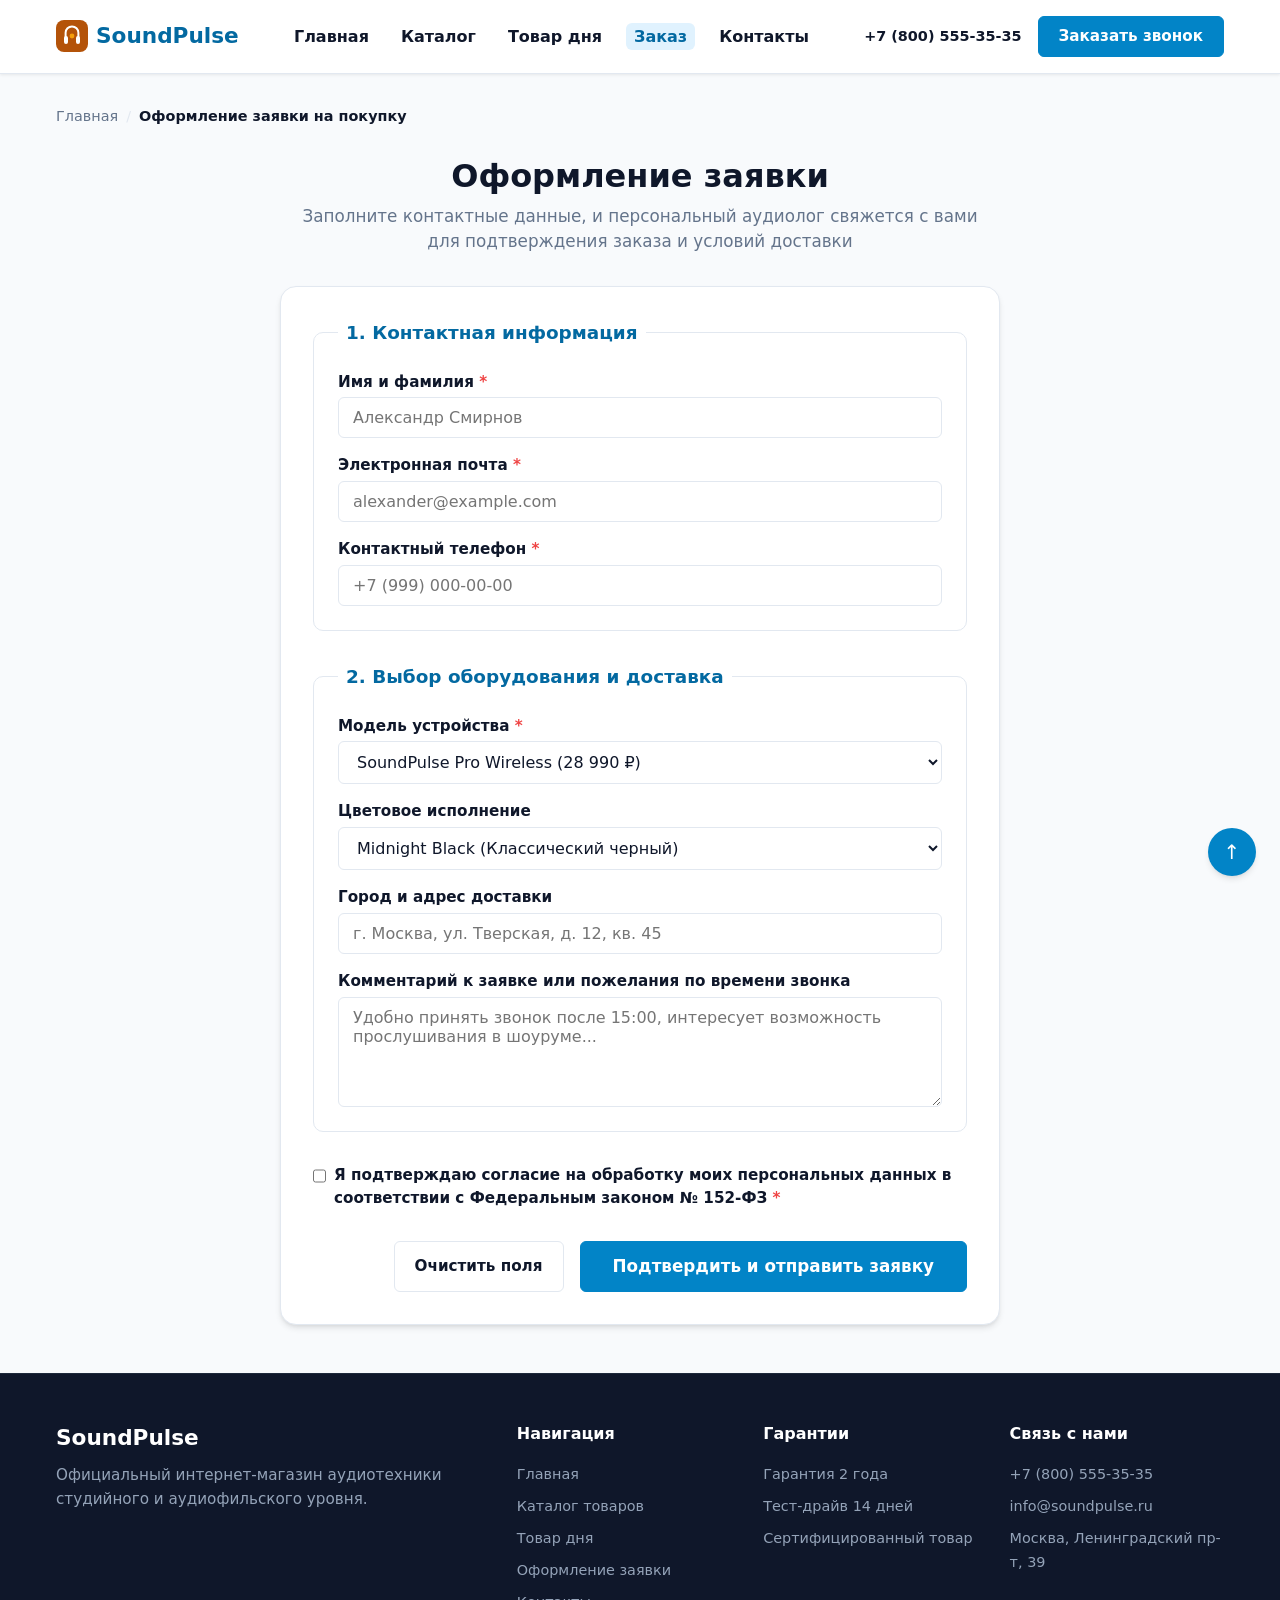
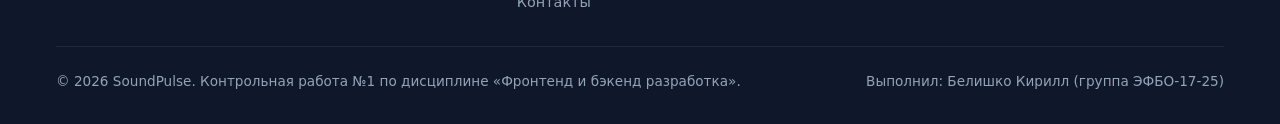
<file: order.html>
<!DOCTYPE html>
<html lang="ru">
<head>
  <meta charset="UTF-8">
  <meta name="viewport" content="width=device-width, initial-scale=1.0">
  <title>Оформление заказа — SoundPulse</title>
  <meta name="description" content="Оформление заказа в магазине SoundPulse. Быстрая доставка по всей России, тест-драйв 14 дней и официальная гарантия 2 года.">
  <link rel="stylesheet" href="css/style.css">
</head>
<body>

  <!-- Сквозная шапка сайта с навигацией -->
  <header class="site-header">
    <div class="container site-header__inner">
      <a href="index.html" class="site-header__logo" aria-label="На главную SoundPulse">
        <img src="images/logo.svg" alt="Логотип SoundPulse" width="36" height="36" class="site-header__logo-icon">
        <span>SoundPulse</span>
      </a>

      <nav class="site-nav" aria-label="Основная навигация">
        <ul class="site-nav__list">
          <li class="site-nav__item">
            <a href="index.html" class="site-nav__link">Главная</a>
          </li>
          <li class="site-nav__item">
            <a href="catalog.html" class="site-nav__link">Каталог</a>
          </li>
          <li class="site-nav__item">
            <a href="product.html" class="site-nav__link">Товар дня</a>
          </li>
          <li class="site-nav__item">
            <a href="order.html" class="site-nav__link site-nav__link--active" aria-current="page">Заказ</a>
          </li>
          <li class="site-nav__item">
            <a href="contacts.html" class="site-nav__link">Контакты</a>
          </li>
        </ul>
      </nav>

      <div class="site-header__contacts">
        <a href="tel:+78005553535" class="site-header__phone">+7 (800) 555-35-35</a>
        <button type="button" class="button button--primary js-open-modal">Заказать звонок</button>
      </div>
    </div>
  </header>

  <!-- Единственный тег main на странице -->
  <main class="main-content">
    <div class="container">

      <!-- Навигационная цепочка хлебных крошек -->
      <nav class="breadcrumbs" aria-label="Хлебные крошки">
        <ol class="breadcrumbs__list">
          <li class="breadcrumbs__item">
            <a href="index.html" class="breadcrumbs__link">Главная</a>
          </li>
          <li class="breadcrumbs__item breadcrumbs__item--current" aria-current="page">
            Оформление заявки на покупку
          </li>
        </ol>
      </nav>

      <header class="content-header" style="text-align: center; max-width: 680px; margin: 0 auto var(--space-xl);">
        <h1 class="section-title">Оформление заявки</h1>
        <p class="section-subtitle">Заполните контактные данные, и персональный аудиолог свяжется с вами для подтверждения заказа и условий доставки</p>
      </header>

      <!-- Контейнер формы заказа с семантическими fieldset и legend -->
      <div class="form-container">
        <form class="order-form" action="#" method="post">

          <!-- Раздел 1: Контактные данные покупателя -->
          <fieldset class="order-form__fieldset">
            <legend class="order-form__legend">1. Контактная информация</legend>

            <div class="order-form__field">
              <label for="order-fullname" class="order-form__label">
                Имя и фамилия <span class="order-form__required" aria-hidden="true">*</span>
              </label>
              <input type="text" id="order-fullname" name="fullname" class="order-form__input" placeholder="Александр Смирнов" required autocomplete="name">
            </div>

            <div class="order-form__field">
              <label for="order-email" class="order-form__label">
                Электронная почта <span class="order-form__required" aria-hidden="true">*</span>
              </label>
              <input type="email" id="order-email" name="email" class="order-form__input" placeholder="alexander@example.com" required autocomplete="email">
            </div>

            <div class="order-form__field">
              <label for="order-phone" class="order-form__label">
                Контактный телефон <span class="order-form__required" aria-hidden="true">*</span>
              </label>
              <input type="tel" id="order-phone" name="phone" class="order-form__input" placeholder="+7 (999) 000-00-00" required autocomplete="tel">
            </div>
          </fieldset>

          <!-- Раздел 2: Параметры заказа -->
          <fieldset class="order-form__fieldset">
            <legend class="order-form__legend">2. Выбор оборудования и доставка</legend>

            <div class="order-form__field">
              <label for="order-model" class="order-form__label">
                Модель устройства <span class="order-form__required" aria-hidden="true">*</span>
              </label>
              <select id="order-model" name="model" class="order-form__select" required>
                <option value="">-- Выберите модель из списка --</option>
                <option value="SoundPulse-Pro-Wireless" selected>SoundPulse Pro Wireless (28 990 ₽)</option>
                <option value="SoundPulse-Studio-5">SoundPulse Studio Monitor 5 (42 500 ₽)</option>
                <option value="SoundPulse-DAC-Master">SoundPulse DAC Audio Master (22 950 ₽)</option>
                <option value="SoundPulse-Beat-Wave">SoundPulse Beat Wave (12 490 ₽)</option>
                <option value="SoundPulse-Air-Clarity">SoundPulse Air Clarity (15 990 ₽)</option>
                <option value="SoundPulse-Studio-Reference">SoundPulse Studio Reference (49 900 ₽)</option>
              </select>
            </div>

            <div class="order-form__field">
              <label for="order-color" class="order-form__label">Цветовое исполнение</label>
              <select id="order-color" name="color" class="order-form__select">
                <option value="midnight-black">Midnight Black (Классический черный)</option>
                <option value="lunar-silver">Lunar Silver (Серебристый титан)</option>
                <option value="deep-navy">Deep Navy (Темно-синий матовый)</option>
              </select>
            </div>

            <div class="order-form__field">
              <label for="order-delivery" class="order-form__label">Город и адрес доставки</label>
              <input type="text" id="order-delivery" name="delivery_address" class="order-form__input" placeholder="г. Москва, ул. Тверская, д. 12, кв. 45">
            </div>

            <div class="order-form__field">
              <label for="order-comment" class="order-form__label">Комментарий к заявке или пожелания по времени звонка</label>
              <textarea id="order-comment" name="comment" class="order-form__textarea" placeholder="Удобно принять звонок после 15:00, интересует возможность прослушивания в шоуруме..."></textarea>
            </div>
          </fieldset>

          <!-- Раздел 3: Согласие и отправка -->
          <div class="order-form__checkbox-field">
            <input type="checkbox" id="order-consent" name="consent" required>
            <label for="order-consent" class="order-form__label">
              Я подтверждаю согласие на обработку моих персональных данных в соответствии с Федеральным законом № 152-ФЗ <span class="order-form__required" aria-hidden="true">*</span>
            </label>
          </div>

          <div class="order-form__actions">
            <button type="reset" class="button button--secondary">Очистить поля</button>
            <button type="submit" class="button button--primary" style="padding: 14px 32px; font-size: 1.05rem;">
              Подтвердить и отправить заявку
            </button>
          </div>

        </form>
      </div>

    </div>
  </main>

  <!-- Нативное модальное окно быстрого заказа -->
  <dialog id="order-modal" class="modal" aria-labelledby="modal-title">
    <div class="modal__inner">
      <div class="modal__header">
        <h2 id="modal-title" class="modal__title">Быстрый заказ</h2>
        <button type="button" class="modal__close js-close-modal" aria-label="Закрыть модальное окно">&times;</button>
      </div>
      <form class="order-form" action="order.html" method="get">
        <div class="order-form__field">
          <label for="modal-name" class="order-form__label">Ваше имя <span class="order-form__required">*</span></label>
          <input type="text" id="modal-name" name="name" class="order-form__input" placeholder="Иван Петров" required>
        </div>
        <div class="order-form__field">
          <label for="modal-phone" class="order-form__label">Телефон <span class="order-form__required">*</span></label>
          <input type="tel" id="modal-phone" name="phone" class="order-form__input" placeholder="+7 (___) ___-__-__" required>
        </div>
        <div class="order-form__checkbox-field">
          <input type="checkbox" id="modal-consent" name="consent" required>
          <label for="modal-consent" class="order-form__label">Согласен на обработку персональных данных</label>
        </div>
        <div class="order-form__actions">
          <button type="button" class="button button--secondary js-close-modal">Отмена</button>
          <button type="submit" class="button button--primary">Заказать звонок</button>
        </div>
      </form>
    </div>
  </dialog>

  <!-- Фиксированная кнопка возврата к началу страницы -->
  <a href="#top" class="scroll-top-btn" aria-label="Вернуться к началу страницы">↑</a>

  <!-- Подвал сайта -->
  <footer class="site-footer">
    <div class="container">
      <div class="site-footer__inner">
        <div class="site-footer__brand">
          <h3 class="site-footer__brand-title">SoundPulse</h3>
          <p class="site-footer__description">
            Официальный интернет-магазин аудиотехники студийного и аудиофильского уровня.
          </p>
        </div>

        <div class="site-footer__col">
          <h4 class="site-footer__col-title">Навигация</h4>
          <ul class="site-footer__nav-list">
            <li><a href="index.html" class="site-footer__nav-link">Главная</a></li>
            <li><a href="catalog.html" class="site-footer__nav-link">Каталог товаров</a></li>
            <li><a href="product.html" class="site-footer__nav-link">Товар дня</a></li>
            <li><a href="order.html" class="site-footer__nav-link">Оформление заявки</a></li>
            <li><a href="contacts.html" class="site-footer__nav-link">Контакты</a></li>
          </ul>
        </div>

        <div class="site-footer__col">
          <h4 class="site-footer__col-title">Гарантии</h4>
          <ul class="site-footer__nav-list">
            <li><span class="site-footer__nav-link">Гарантия 2 года</span></li>
            <li><span class="site-footer__nav-link">Тест-драйв 14 дней</span></li>
            <li><span class="site-footer__nav-link">Сертифицированный товар</span></li>
          </ul>
        </div>

        <div class="site-footer__col">
          <h4 class="site-footer__col-title">Связь с нами</h4>
          <ul class="site-footer__nav-list">
            <li><a href="tel:+78005553535" class="site-footer__nav-link">+7 (800) 555-35-35</a></li>
            <li><a href="mailto:info@soundpulse.ru" class="site-footer__nav-link">info@soundpulse.ru</a></li>
            <li><span class="site-footer__nav-link">Москва, Ленинградский пр-т, 39</span></li>
          </ul>
        </div>
      </div>

      <div class="site-footer__bottom">
        <p>© 2026 SoundPulse. Контрольная работа №1 по дисциплине «Фронтенд и бэкенд разработка».</p>
        <p>Выполнил: Белишко Кирилл (группа ЭФБО-17-25)</p>
      </div>
    </div>
  </footer>

  <script src="js/main.js"></script>
</body>
</html>
</file>
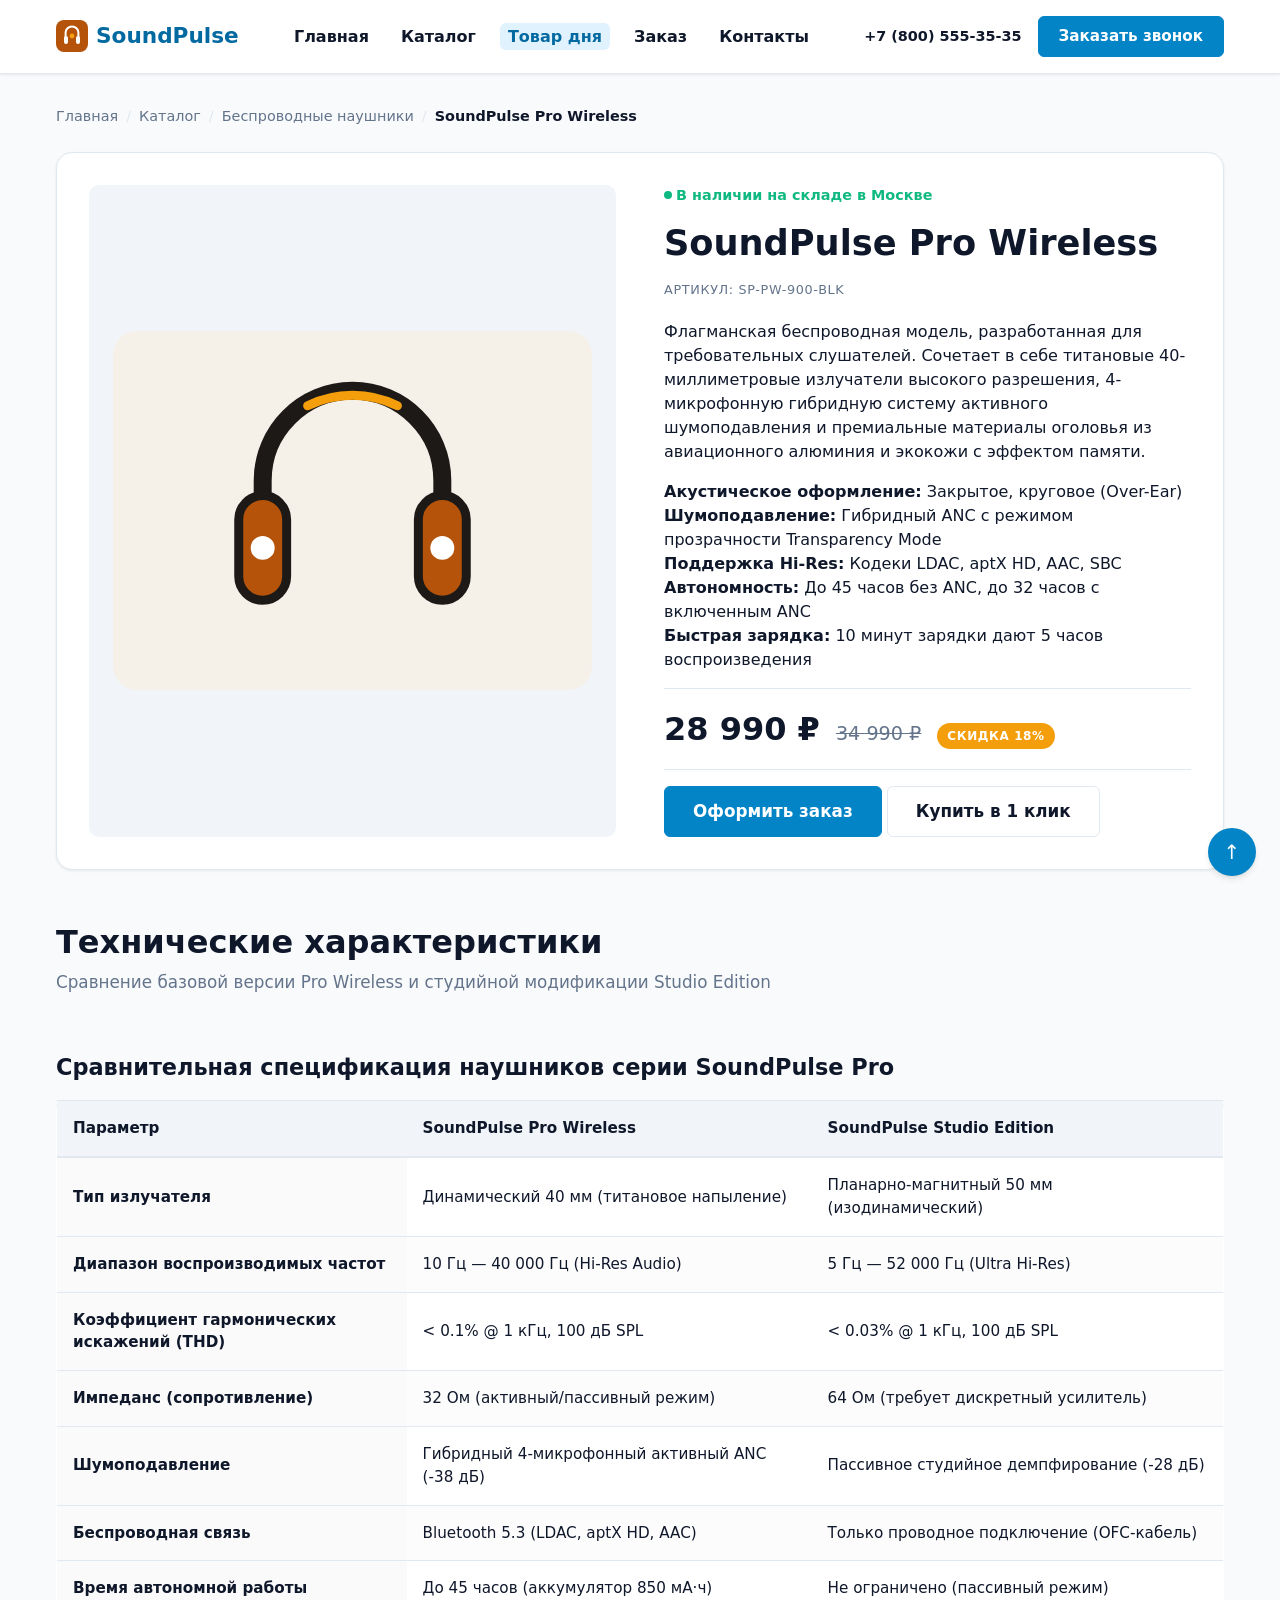
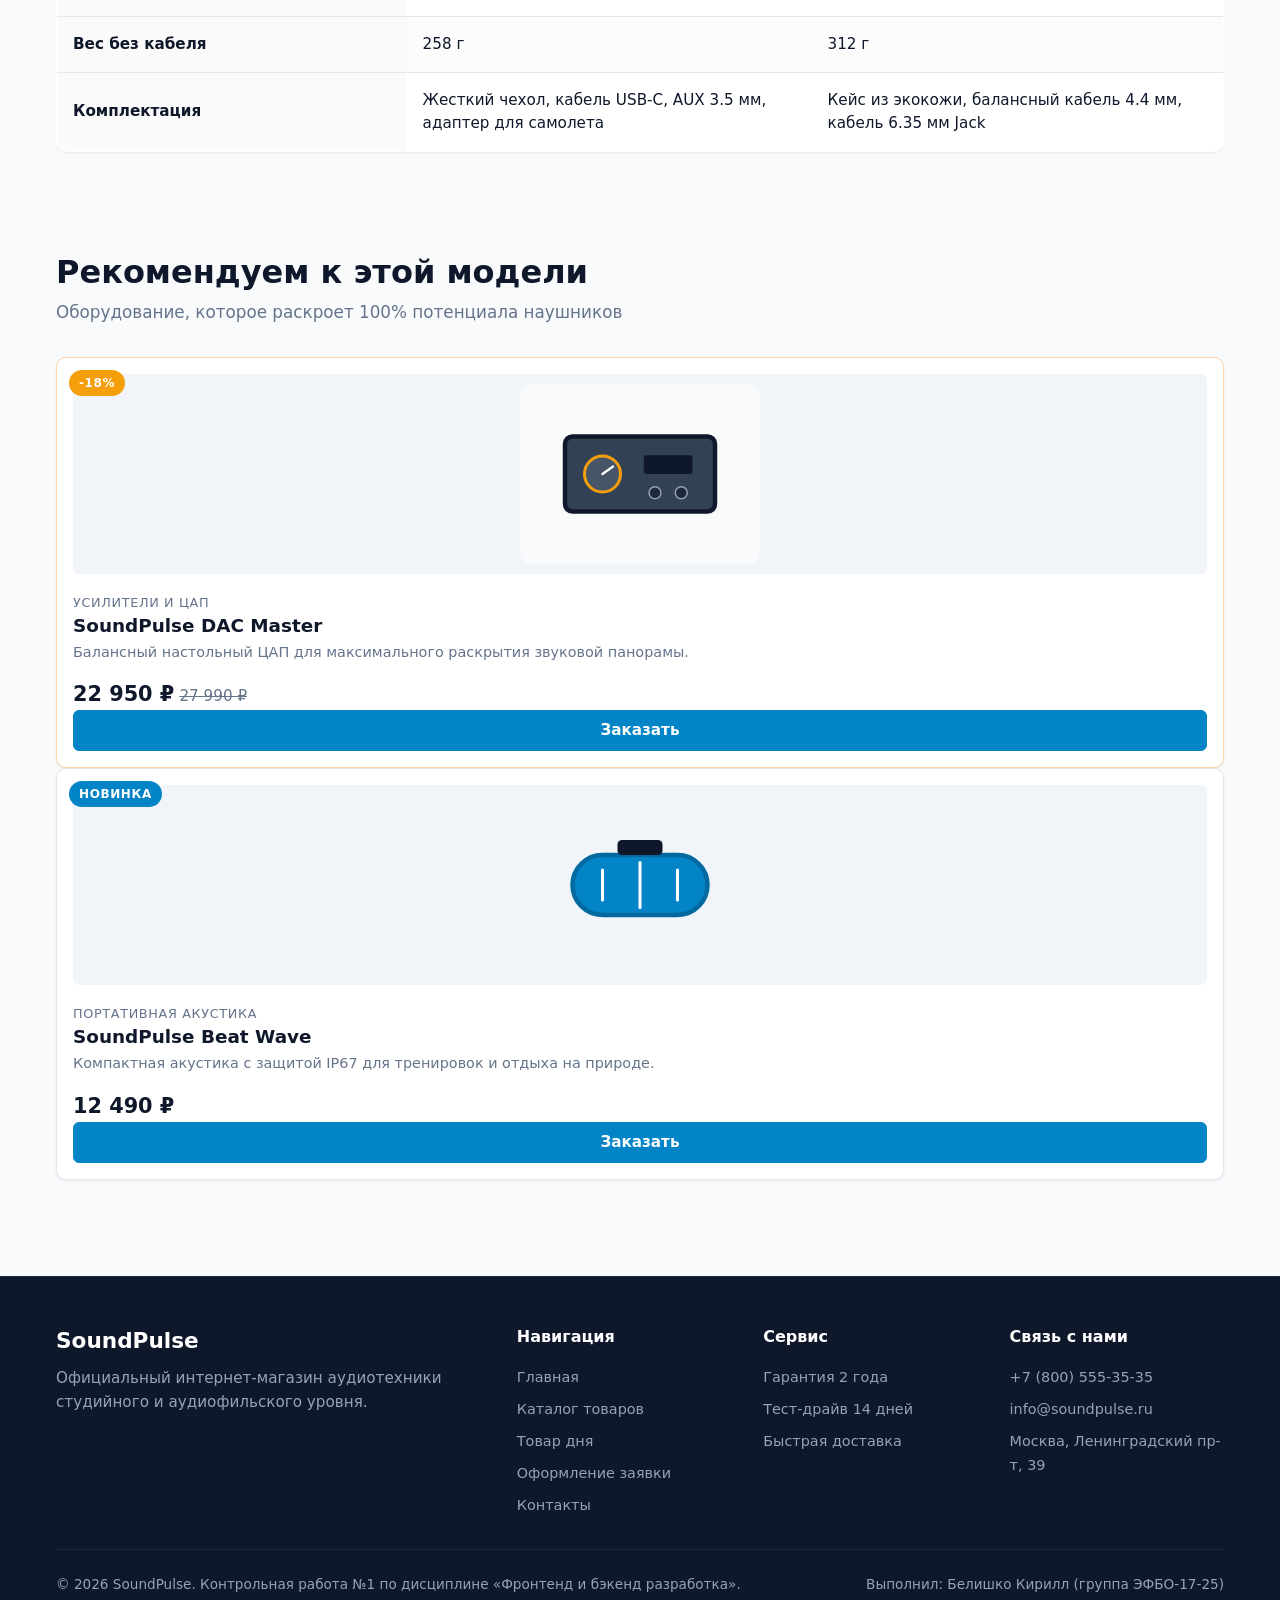
<file: product.html>
<!DOCTYPE html>
<html lang="ru">
<head>
  <meta charset="UTF-8">
  <meta name="viewport" content="width=device-width, initial-scale=1.0">
  <title>SoundPulse Pro Wireless — Наушники с гибридным ANC | SoundPulse</title>
  <meta name="description" content="Флагманские беспроводные наушники SoundPulse Pro Wireless: титановые драйверы 40 мм, гибридное шумоподавление, LDAC и до 45 часов автономной работы.">
  <link rel="stylesheet" href="css/style.css">
</head>
<body>

  <!-- Сквозная шапка сайта с навигацией -->
  <header class="site-header">
    <div class="container site-header__inner">
      <a href="index.html" class="site-header__logo" aria-label="На главную SoundPulse">
        <img src="images/logo.svg" alt="Логотип SoundPulse" width="36" height="36" class="site-header__logo-icon">
        <span>SoundPulse</span>
      </a>

      <nav class="site-nav" aria-label="Основная навигация">
        <ul class="site-nav__list">
          <li class="site-nav__item">
            <a href="index.html" class="site-nav__link">Главная</a>
          </li>
          <li class="site-nav__item">
            <a href="catalog.html" class="site-nav__link">Каталог</a>
          </li>
          <li class="site-nav__item">
            <a href="product.html" class="site-nav__link site-nav__link--active" aria-current="page">Товар дня</a>
          </li>
          <li class="site-nav__item">
            <a href="order.html" class="site-nav__link">Заказ</a>
          </li>
          <li class="site-nav__item">
            <a href="contacts.html" class="site-nav__link">Контакты</a>
          </li>
        </ul>
      </nav>

      <div class="site-header__contacts">
        <a href="tel:+78005553535" class="site-header__phone">+7 (800) 555-35-35</a>
        <button type="button" class="button button--primary js-open-modal">Заказать звонок</button>
      </div>
    </div>
  </header>

  <!-- Единственный тег main на странице -->
  <main class="main-content">
    <div class="container">

      <!-- Навигационная цепочка хлебных крошек -->
      <nav class="breadcrumbs" aria-label="Хлебные крошки">
        <ol class="breadcrumbs__list">
          <li class="breadcrumbs__item">
            <a href="index.html" class="breadcrumbs__link">Главная</a>
          </li>
          <li class="breadcrumbs__item">
            <a href="catalog.html" class="breadcrumbs__link">Каталог</a>
          </li>
          <li class="breadcrumbs__item">
            <a href="catalog.html?cat=headphones" class="breadcrumbs__link">Беспроводные наушники</a>
          </li>
          <li class="breadcrumbs__item breadcrumbs__item--current" aria-current="page">
            SoundPulse Pro Wireless
          </li>
        </ol>
      </nav>

      <!-- Основная карточка товара с медиа и описанием -->
      <article class="product-details" aria-labelledby="product-title">
        <div class="product-details__gallery">
          <img src="images/headphones-pro.svg" alt="Беспроводные полноразмерные наушники SoundPulse Pro Wireless" class="product-details__image" width="480" height="360">
        </div>

        <div class="product-details__info">
          <span class="product-details__status">В наличии на складе в Москве</span>
          <h1 id="product-title" class="product-details__title">SoundPulse Pro Wireless</h1>
          <p class="product-card__category">Артикул: SP-PW-900-BLK</p>

          <p class="product-details__description">
            Флагманская беспроводная модель, разработанная для требовательных слушателей. Сочетает в себе титановые 40-миллиметровые излучатели высокого разрешения, 4-микрофонную гибридную систему активного шумоподавления и премиальные материалы оголовья из авиационного алюминия и экокожи с эффектом памяти.
          </p>

          <ul class="product-details__features">
            <li><strong>Акустическое оформление:</strong> Закрытое, круговое (Over-Ear)</li>
            <li><strong>Шумоподавление:</strong> Гибридный ANC с режимом прозрачности Transparency Mode</li>
            <li><strong>Поддержка Hi-Res:</strong> Кодеки LDAC, aptX HD, AAC, SBC</li>
            <li><strong>Автономность:</strong> До 45 часов без ANC, до 32 часов с включенным ANC</li>
            <li><strong>Быстрая зарядка:</strong> 10 минут зарядки дают 5 часов воспроизведения</li>
          </ul>

          <div class="product-details__price-box">
            <span class="product-details__price">28 990 ₽</span>
            <span class="product-details__price-old">34 990 ₽</span>
            <span class="product-card__badge product-card__badge--discount" style="position: static;">Скидка 18%</span>
          </div>

          <div class="product-details__actions">
            <a href="order.html?product=SoundPulse-Pro-Wireless" class="button button--primary" style="padding: 14px 28px; font-size: 1.05rem;">
              Оформить заказ
            </a>
            <button type="button" class="button button--secondary js-open-modal" style="padding: 14px 28px; font-size: 1.05rem;">
              Купить в 1 клик
            </button>
          </div>
        </div>
      </article>

      <!-- Семантическая таблица технических характеристик и сравнения -->
      <section class="content-section" aria-labelledby="specs-heading">
        <h2 id="specs-heading" class="section-title">Технические характеристики</h2>
        <p class="section-subtitle">Сравнение базовой версии Pro Wireless и студийной модификации Studio Edition</p>

        <div style="overflow-x: auto;">
          <table class="specs-table">
            <caption class="specs-table__caption">Сравнительная спецификация наушников серии SoundPulse Pro</caption>
            <thead class="specs-table__head">
              <tr class="specs-table__row">
                <th scope="col" class="specs-table__cell specs-table__cell--header">Параметр</th>
                <th scope="col" class="specs-table__cell specs-table__cell--header">SoundPulse Pro Wireless</th>
                <th scope="col" class="specs-table__cell specs-table__cell--header">SoundPulse Studio Edition</th>
              </tr>
            </thead>
            <tbody class="specs-table__body">
              <tr class="specs-table__row">
                <th scope="row" class="specs-table__cell specs-table__cell--row-head">Тип излучателя</th>
                <td class="specs-table__cell">Динамический 40 мм (титановое напыление)</td>
                <td class="specs-table__cell">Планарно-магнитный 50 мм (изодинамический)</td>
              </tr>
              <tr class="specs-table__row">
                <th scope="row" class="specs-table__cell specs-table__cell--row-head">Диапазон воспроизводимых частот</th>
                <td class="specs-table__cell">10 Гц — 40 000 Гц (Hi-Res Audio)</td>
                <td class="specs-table__cell">5 Гц — 52 000 Гц (Ultra Hi-Res)</td>
              </tr>
              <tr class="specs-table__row">
                <th scope="row" class="specs-table__cell specs-table__cell--row-head">Коэффициент гармонических искажений (THD)</th>
                <td class="specs-table__cell">&lt; 0.1% @ 1 кГц, 100 дБ SPL</td>
                <td class="specs-table__cell">&lt; 0.03% @ 1 кГц, 100 дБ SPL</td>
              </tr>
              <tr class="specs-table__row">
                <th scope="row" class="specs-table__cell specs-table__cell--row-head">Импеданс (сопротивление)</th>
                <td class="specs-table__cell">32 Ом (активный/пассивный режим)</td>
                <td class="specs-table__cell">64 Ом (требует дискретный усилитель)</td>
              </tr>
              <tr class="specs-table__row">
                <th scope="row" class="specs-table__cell specs-table__cell--row-head">Шумоподавление</th>
                <td class="specs-table__cell">Гибридный 4-микрофонный активный ANC (-38 дБ)</td>
                <td class="specs-table__cell">Пассивное студийное демпфирование (-28 дБ)</td>
              </tr>
              <tr class="specs-table__row">
                <th scope="row" class="specs-table__cell specs-table__cell--row-head">Беспроводная связь</th>
                <td class="specs-table__cell">Bluetooth 5.3 (LDAC, aptX HD, AAC)</td>
                <td class="specs-table__cell">Только проводное подключение (OFC-кабель)</td>
              </tr>
              <tr class="specs-table__row">
                <th scope="row" class="specs-table__cell specs-table__cell--row-head">Время автономной работы</th>
                <td class="specs-table__cell">До 45 часов (аккумулятор 850 мА·ч)</td>
                <td class="specs-table__cell">Не ограничено (пассивный режим)</td>
              </tr>
              <tr class="specs-table__row">
                <th scope="row" class="specs-table__cell specs-table__cell--row-head">Вес без кабеля</th>
                <td class="specs-table__cell">258 г</td>
                <td class="specs-table__cell">312 г</td>
              </tr>
              <tr class="specs-table__row">
                <th scope="row" class="specs-table__cell specs-table__cell--row-head">Комплектация</th>
                <td class="specs-table__cell">Жесткий чехол, кабель USB-C, AUX 3.5 мм, адаптер для самолета</td>
                <td class="specs-table__cell">Кейс из экокожи, балансный кабель 4.4 мм, кабель 6.35 мм Jack</td>
              </tr>
            </tbody>
          </table>
        </div>
      </section>

      <!-- Сопутствующие товары -->
      <section class="content-section" aria-labelledby="related-title">
        <h2 id="related-title" class="section-title">Рекомендуем к этой модели</h2>
        <p class="section-subtitle">Оборудование, которое раскроет 100% потенциала наушников</p>

        <div class="cards-grid">
          <article class="product-card product-card--discount">
            <span class="product-card__badge product-card__badge--discount">-18%</span>
            <div class="product-card__image-wrap">
              <img src="images/dac-amp.svg" alt="ЦАП и усилитель SoundPulse DAC Audio Master" class="product-card__image" width="320" height="240">
            </div>
            <div class="product-card__body">
              <span class="product-card__category">Усилители и ЦАП</span>
              <h3 class="product-card__title">SoundPulse DAC Master</h3>
              <p class="product-card__description">Балансный настольный ЦАП для максимального раскрытия звуковой панорамы.</p>
              <div class="product-card__pricing">
                <span class="product-card__price">22 950 ₽</span>
                <span class="product-card__price-old">27 990 ₽</span>
              </div>
              <div class="product-card__actions">
                <a href="order.html?product=SoundPulse-DAC-Master" class="button button--primary product-card__button">Заказать</a>
              </div>
            </div>
          </article>

          <article class="product-card">
            <span class="product-card__badge product-card__badge--new">Новинка</span>
            <div class="product-card__image-wrap">
              <img src="images/portable-speaker.svg" alt="Портативная колонка SoundPulse Beat Wave" class="product-card__image" width="320" height="240">
            </div>
            <div class="product-card__body">
              <span class="product-card__category">Портативная акустика</span>
              <h3 class="product-card__title">SoundPulse Beat Wave</h3>
              <p class="product-card__description">Компактная акустика с защитой IP67 для тренировок и отдыха на природе.</p>
              <div class="product-card__pricing">
                <span class="product-card__price">12 490 ₽</span>
              </div>
              <div class="product-card__actions">
                <a href="order.html?product=SoundPulse-Beat-Wave" class="button button--primary product-card__button">Заказать</a>
              </div>
            </div>
          </article>
        </div>
      </section>

    </div>
  </main>

  <!-- Нативное модальное окно быстрого заказа -->
  <dialog id="order-modal" class="modal" aria-labelledby="modal-title">
    <div class="modal__inner">
      <div class="modal__header">
        <h2 id="modal-title" class="modal__title">Быстрый заказ</h2>
        <button type="button" class="modal__close js-close-modal" aria-label="Закрыть модальное окно">&times;</button>
      </div>
      <form class="order-form" action="order.html" method="get">
        <div class="order-form__field">
          <label for="modal-name" class="order-form__label">Ваше имя <span class="order-form__required">*</span></label>
          <input type="text" id="modal-name" name="name" class="order-form__input" placeholder="Иван Петров" required>
        </div>
        <div class="order-form__field">
          <label for="modal-phone" class="order-form__label">Телефон <span class="order-form__required">*</span></label>
          <input type="tel" id="modal-phone" name="phone" class="order-form__input" placeholder="+7 (___) ___-__-__" required>
        </div>
        <div class="order-form__field">
          <label for="modal-product" class="order-form__label">Выбранный товар</label>
          <input type="text" id="modal-product" name="product" class="order-form__input" value="SoundPulse Pro Wireless" readonly>
        </div>
        <div class="order-form__checkbox-field">
          <input type="checkbox" id="modal-consent" name="consent" required>
          <label for="modal-consent" class="order-form__label">Согласен на обработку персональных данных</label>
        </div>
        <div class="order-form__actions">
          <button type="button" class="button button--secondary js-close-modal">Отмена</button>
          <button type="submit" class="button button--primary">Оформить заявку</button>
        </div>
      </form>
    </div>
  </dialog>

  <!-- Фиксированная кнопка возврата к началу страницы -->
  <a href="#top" class="scroll-top-btn" aria-label="Вернуться к началу страницы">↑</a>

  <!-- Подвал сайта -->
  <footer class="site-footer">
    <div class="container">
      <div class="site-footer__inner">
        <div class="site-footer__brand">
          <h3 class="site-footer__brand-title">SoundPulse</h3>
          <p class="site-footer__description">
            Официальный интернет-магазин аудиотехники студийного и аудиофильского уровня.
          </p>
        </div>

        <div class="site-footer__col">
          <h4 class="site-footer__col-title">Навигация</h4>
          <ul class="site-footer__nav-list">
            <li><a href="index.html" class="site-footer__nav-link">Главная</a></li>
            <li><a href="catalog.html" class="site-footer__nav-link">Каталог товаров</a></li>
            <li><a href="product.html" class="site-footer__nav-link">Товар дня</a></li>
            <li><a href="order.html" class="site-footer__nav-link">Оформление заявки</a></li>
            <li><a href="contacts.html" class="site-footer__nav-link">Контакты</a></li>
          </ul>
        </div>

        <div class="site-footer__col">
          <h4 class="site-footer__col-title">Сервис</h4>
          <ul class="site-footer__nav-list">
            <li><span class="site-footer__nav-link">Гарантия 2 года</span></li>
            <li><span class="site-footer__nav-link">Тест-драйв 14 дней</span></li>
            <li><span class="site-footer__nav-link">Быстрая доставка</span></li>
          </ul>
        </div>

        <div class="site-footer__col">
          <h4 class="site-footer__col-title">Связь с нами</h4>
          <ul class="site-footer__nav-list">
            <li><a href="tel:+78005553535" class="site-footer__nav-link">+7 (800) 555-35-35</a></li>
            <li><a href="mailto:info@soundpulse.ru" class="site-footer__nav-link">info@soundpulse.ru</a></li>
            <li><span class="site-footer__nav-link">Москва, Ленинградский пр-т, 39</span></li>
          </ul>
        </div>
      </div>

      <div class="site-footer__bottom">
        <p>© 2026 SoundPulse. Контрольная работа №1 по дисциплине «Фронтенд и бэкенд разработка».</p>
        <p>Выполнил: Белишко Кирилл (группа ЭФБО-17-25)</p>
      </div>
    </div>
  </footer>

  <script src="js/main.js"></script>
</body>
</html>
</file>
<file: css/style.css>
/* Переменные дизайн-системы магазина */
:root {
  --color-bg: #f8fafc;
  --color-surface: #ffffff;
  --color-text: #0f172a;
  --color-text-muted: #64748b;
  --color-primary: #0284c7;
  --color-primary-dark: #0369a1;
  --color-primary-light: #e0f2fe;
  --color-accent: #f59e0b;
  --color-accent-dark: #d97706;
  --color-border: #e2e8f0;
  --color-danger: #ef4444;
  --color-success: #10b981;

  --font-base: system-ui, -apple-system, BlinkMacSystemFont, "Segoe UI", Roboto, "Helvetica Neue", Arial, sans-serif;
  --font-line-height: 1.5;

  --space-xs: 4px;
  --space-sm: 8px;
  --space-md: 16px;
  --space-lg: 24px;
  --space-xl: 32px;
  --space-xxl: 48px;

  --radius-sm: 6px;
  --radius-md: 10px;
  --radius-lg: 16px;
  --radius-full: 9999px;

  --shadow-sm: 0 1px 3px rgba(0, 0, 0, 0.08);
  --shadow-md: 0 4px 6px -1px rgba(0, 0, 0, 0.1), 0 2px 4px -2px rgba(0, 0, 0, 0.08);
  --shadow-lg: 0 10px 15px -3px rgba(0, 0, 0, 0.1), 0 4px 6px -4px rgba(0, 0, 0, 0.08);

  --transition-fast: 0.15s ease;
  --transition-base: 0.25s ease;
}

*,
*::before,
*::after {
  box-sizing: border-box;
  margin: 0;
  padding: 0;
}

html {
  font-size: 16px;
  scroll-behavior: smooth;
}

body {
  font-family: var(--font-base);
  line-height: var(--font-line-height);
  color: var(--color-text);
  background-color: var(--color-bg);
  min-height: 100vh;
  display: flex;
  flex-direction: column;
}

img {
  max-width: 100%;
  height: auto;
  display: block;
}

a {
  color: var(--color-primary);
  text-decoration: none;
  transition: color var(--transition-fast);
}

a:hover {
  color: var(--color-primary-dark);
}

ul, ol {
  list-style: none;
}

.container {
  width: 100%;
  max-width: 1200px;
  margin-left: auto;
  margin-right: auto;
  padding-left: var(--space-md);
  padding-right: var(--space-md);
}

.main-content {
  flex: 1 0 auto;
  padding-top: var(--space-xl);
  padding-bottom: var(--space-xxl);
}

/* Кнопки и состояния интерактивных элементов */
.button {
  display: inline-flex;
  align-items: center;
  justify-content: center;
  gap: var(--space-sm);
  padding: 10px 20px;
  font-family: inherit;
  font-size: 0.95rem;
  font-weight: 600;
  line-height: 1.25;
  text-align: center;
  white-space: nowrap;
  vertical-align: middle;
  cursor: pointer;
  user-select: none;
  border: 1px solid transparent;
  border-radius: var(--radius-sm);
  transition: background-color var(--transition-fast), border-color var(--transition-fast), color var(--transition-fast), box-shadow var(--transition-fast);
}

.button--primary {
  color: #ffffff;
  background-color: var(--color-primary);
  border-color: var(--color-primary);
}

.button--primary:hover {
  background-color: var(--color-primary-dark);
  border-color: var(--color-primary-dark);
  color: #ffffff;
}

.button--secondary {
  color: var(--color-text);
  background-color: #ffffff;
  border-color: var(--color-border);
}

.button--secondary:hover {
  background-color: var(--color-bg);
  border-color: var(--color-text-muted);
}

.button--accent {
  color: #ffffff;
  background-color: var(--color-accent);
  border-color: var(--color-accent);
}

.button--accent:hover {
  background-color: var(--color-accent-dark);
  border-color: var(--color-accent-dark);
}

.button--outline {
  color: var(--color-primary);
  background-color: transparent;
  border-color: var(--color-primary);
}

.button--outline:hover {
  background-color: var(--color-primary);
  color: #ffffff;
}

.button:focus-visible,
a:focus-visible,
input:focus-visible,
select:focus-visible,
textarea:focus-visible,
summary:focus-visible {
  outline: 2px solid var(--color-primary);
  outline-offset: 3px;
}

button:disabled,
.button--disabled,
.button:disabled:hover {
  opacity: 0.6;
  cursor: not-allowed;
  box-shadow: none;
  pointer-events: none;
}

/* Шапка сайта и сквозная навигация */
.site-header {
  position: sticky;
  top: 0;
  z-index: 100;
  background-color: var(--color-surface);
  border-bottom: 1px solid var(--color-border);
  box-shadow: var(--shadow-sm);
}

.site-header__inner {
  display: flex;
  align-items: center;
  justify-content: space-between;
  padding-top: var(--space-md);
  padding-bottom: var(--space-md);
  gap: var(--space-md);
}

.site-header__logo {
  display: flex;
  align-items: center;
  gap: var(--space-sm);
  font-size: 1.35rem;
  font-weight: 800;
  color: var(--color-primary-dark);
  text-decoration: none;
}

.site-header__logo-icon {
  width: 32px;
  height: 32px;
  fill: var(--color-primary);
}

.site-header__contacts {
  display: flex;
  align-items: center;
  gap: var(--space-md);
  font-size: 0.9rem;
}

.site-header__phone {
  font-weight: 600;
  color: var(--color-text);
}

.site-nav__list {
  display: flex;
  align-items: center;
  gap: var(--space-md);
}

.site-nav__link {
  font-weight: 600;
  color: var(--color-text);
  padding: var(--space-xs) var(--space-sm);
  border-radius: var(--radius-sm);
  transition: color var(--transition-fast), background-color var(--transition-fast);
}

.site-nav__link:hover {
  color: var(--color-primary);
  background-color: var(--color-primary-light);
}

.site-nav__link--active {
  color: var(--color-primary-dark);
  background-color: var(--color-primary-light);
  pointer-events: default;
}

/* Навигационная цепочка хлебных крошек */
.breadcrumbs {
  margin-bottom: var(--space-lg);
  font-size: 0.9rem;
}

.breadcrumbs__list {
  display: flex;
  align-items: center;
  flex-wrap: wrap;
  gap: var(--space-sm);
}

.breadcrumbs__item {
  display: flex;
  align-items: center;
  gap: var(--space-sm);
  color: var(--color-text-muted);
}

.breadcrumbs__item:not(:last-child)::after {
  content: "/";
  color: var(--color-border);
}

.breadcrumbs__link {
  color: var(--color-text-muted);
}

.breadcrumbs__link:hover {
  color: var(--color-primary);
  text-decoration: underline;
}

.breadcrumbs__item--current {
  color: var(--color-text);
  font-weight: 600;
}

/* Главный промо-баннер */
.hero {
  display: flex;
  align-items: center;
  justify-content: space-between;
  gap: var(--space-xxl);
  background: linear-gradient(135deg, #e0f2fe 0%, #f0fdf4 100%);
  border-radius: var(--radius-lg);
  padding: var(--space-xxl) var(--space-xl);
  margin-bottom: var(--space-xxl);
  box-shadow: var(--shadow-sm);
}

.hero__content {
  flex: 1 1 55%;
  display: flex;
  flex-direction: column;
  align-items: flex-start;
  gap: var(--space-md);
}

.hero__badge {
  display: inline-block;
  padding: 4px 12px;
  font-size: 0.85rem;
  font-weight: 700;
  text-transform: uppercase;
  letter-spacing: 0.05em;
  color: var(--color-primary-dark);
  background-color: #ffffff;
  border-radius: var(--radius-full);
  box-shadow: var(--shadow-sm);
}

.hero__title {
  font-size: 2.5rem;
  font-weight: 800;
  line-height: 1.2;
  color: var(--color-text);
}

.hero__description {
  font-size: 1.15rem;
  color: var(--color-text-muted);
}

.hero__actions {
  display: flex;
  gap: var(--space-md);
  margin-top: var(--space-md);
  flex-wrap: wrap;
}

.hero__media {
  flex: 1 1 45%;
  display: flex;
  justify-content: center;
  align-items: center;
}

.hero__image {
  width: 100%;
  max-width: 440px;
  height: auto;
  border-radius: var(--radius-lg);
  box-shadow: var(--shadow-md);
}

@media (max-width: 860px) {
  .hero {
    flex-direction: column;
    text-align: center;
    gap: var(--space-xl);
  }

  .hero__content {
    align-items: center;
  }

  .hero__actions {
    justify-content: center;
  }

  .hero__media {
    margin-top: var(--space-lg);
  }
}

/* Секции и сетки контента */
.content-section {
  scroll-margin-top: 90px;
  margin-bottom: var(--space-xxl);
}

.section-title {
  font-size: 2rem;
  font-weight: 800;
  margin-bottom: var(--space-xs);
  color: var(--color-text);
}

.section-subtitle {
  color: var(--color-text-muted);
  margin-bottom: var(--space-xl);
  font-size: 1.05rem;
}

.advantages-grid {
  display: grid;
  grid-template-columns: repeat(auto-fit, minmax(260px, 1fr));
  gap: var(--space-lg);
  margin-bottom: var(--space-xxl);
}

.advantage-card {
  background-color: var(--color-surface);
  padding: var(--space-lg);
  border-radius: var(--radius-md);
  border: 1px solid var(--color-border);
  box-shadow: var(--shadow-sm);
  transition: transform var(--transition-fast), box-shadow var(--transition-fast);
}

.advantage-card:hover {
  transform: translateY(-4px);
  box-shadow: var(--shadow-md);
}

.advantage-card__icon {
  width: 48px;
  height: 48px;
  margin-bottom: var(--space-md);
  padding: 10px;
  background-color: var(--color-primary-light);
  color: var(--color-primary-dark);
  border-radius: var(--radius-sm);
}

.advantage-card__title {
  font-size: 1.2rem;
  font-weight: 700;
  margin-bottom: var(--space-xs);
}

.advantage-card__text {
  color: var(--color-text-muted);
  font-size: 0.95rem;
}

/* Карточка товара в каталоге */
.product-card {
  position: relative; /* Контекст для абсолютного бейджа */
  background-color: var(--color-surface);
  border: 1px solid var(--color-border);
  border-radius: var(--radius-md);
  padding: var(--space-md);
  display: flex;
  flex-direction: column;
  justify-content: space-between;
  box-shadow: var(--shadow-sm);
  transition: transform var(--transition-fast), box-shadow var(--transition-fast), border-color var(--transition-fast);
}

.product-card:hover {
  transform: translateY(-4px);
  box-shadow: var(--shadow-lg);
  border-color: var(--color-primary);
}

.product-card--discount {
  border-color: #fed7aa;
}

.product-card--hit {
  border-color: #bbf7d0;
}

.product-card__badge {
  position: absolute; /* Бейдж поверх изображения товара */
  top: 12px;
  left: 12px;
  z-index: 5;
  padding: 4px 10px;
  border-radius: var(--radius-full);
  font-size: 0.75rem;
  font-weight: 700;
  text-transform: uppercase;
  letter-spacing: 0.05em;
  color: #ffffff;
}

.product-card__badge--hit {
  background-color: var(--color-success);
}

.product-card__badge--new {
  background-color: var(--color-primary);
}

.product-card__badge--discount {
  background-color: var(--color-accent);
}

.product-card__image-wrap {
  width: 100%;
  height: 200px;
  background-color: #f1f5f9;
  border-radius: var(--radius-sm);
  margin-bottom: var(--space-md);
  overflow: hidden;
  display: flex;
  align-items: center;
  justify-content: center;
}

.product-card__image {
  max-height: 180px;
  object-fit: contain;
  transition: transform var(--transition-base);
}

.product-card:hover .product-card__image {
  transform: scale(1.05);
}

.product-card__category {
  font-size: 0.8rem;
  text-transform: uppercase;
  letter-spacing: 0.05em;
  color: var(--color-text-muted);
  margin-bottom: var(--space-xs);
}

.product-card__title {
  font-size: 1.15rem;
  font-weight: 700;
  margin-bottom: var(--space-xs);
  line-height: 1.3;
}

.product-card__title-link {
  color: var(--color-text);
}

.product-card__title-link:hover {
  color: var(--color-primary);
}

.product-card__description {
  font-size: 0.9rem;
  color: var(--color-text-muted);
  margin-bottom: var(--space-md);
  flex-grow: 1;
}

.product-card__footer {
  margin-top: auto;
  border-top: 1px solid var(--color-border);
  padding-top: var(--space-md);
  display: flex;
  flex-direction: column;
  gap: var(--space-sm);
}

.product-card__price-row {
  display: flex;
  align-items: baseline;
  gap: var(--space-sm);
}

.product-card__price {
  font-size: 1.3rem;
  font-weight: 800;
  color: var(--color-text);
}

.product-card__price-old {
  font-size: 0.95rem;
  color: var(--color-text-muted);
  text-decoration: line-through;
}

.product-card__actions {
  display: flex;
  gap: var(--space-xs);
}

.product-card__actions .button {
  flex: 1;
}

/* Каталог товаров и фильтрация */
.catalog-layout {
  display: grid;
  grid-template-columns: 280px 1fr;
  gap: var(--space-xl);
  align-items: start;
}

.catalog-filter {
  position: sticky; /* Фиксация фильтра при скролле */
  top: 90px;
  background-color: var(--color-surface);
  border: 1px solid var(--color-border);
  border-radius: var(--radius-md);
  padding: var(--space-lg);
  box-shadow: var(--shadow-sm);
}

.catalog-filter__title {
  font-size: 1.25rem;
  font-weight: 700;
  margin-bottom: var(--space-md);
  padding-bottom: var(--space-sm);
  border-bottom: 1px solid var(--color-border);
}

.catalog-filter__group {
  margin-bottom: var(--space-lg);
  border: none;
}

.catalog-filter__group-title {
  font-size: 1rem;
  font-weight: 600;
  margin-bottom: var(--space-sm);
  color: var(--color-text);
}

.catalog-filter__item {
  display: flex;
  align-items: center;
  gap: var(--space-sm);
  margin-bottom: var(--space-xs);
  font-size: 0.95rem;
  cursor: pointer;
}

.catalog-filter__item input[type="checkbox"],
.catalog-filter__item input[type="radio"] {
  width: 16px;
  height: 16px;
  accent-color: var(--color-primary);
  cursor: pointer;
}

.catalog-grid {
  display: grid;
  grid-template-columns: repeat(auto-fill, minmax(280px, 1fr));
  gap: var(--space-lg);
}

/* Детальная страница товара и таблица параметров */
.product-details {
  display: grid;
  grid-template-columns: 1fr 1fr;
  gap: var(--space-xxl);
  background-color: var(--color-surface);
  padding: var(--space-xl);
  border-radius: var(--radius-lg);
  border: 1px solid var(--color-border);
  box-shadow: var(--shadow-sm);
  margin-bottom: var(--space-xxl);
}

.product-details__gallery {
  background-color: #f1f5f9;
  border-radius: var(--radius-md);
  padding: var(--space-lg);
  display: flex;
  align-items: center;
  justify-content: center;
}

.product-details__image {
  max-height: 380px;
  object-fit: contain;
}

.product-details__info {
  display: flex;
  flex-direction: column;
  gap: var(--space-md);
}

.product-details__title {
  font-size: 2.2rem;
  font-weight: 800;
  line-height: 1.2;
}

.product-details__status {
  display: inline-flex;
  align-items: center;
  gap: var(--space-xs);
  font-size: 0.9rem;
  font-weight: 600;
  color: var(--color-success);
}

.product-details__status::before {
  content: "";
  display: inline-block;
  width: 8px;
  height: 8px;
  border-radius: 50%;
  background-color: var(--color-success);
}

.product-details__price-box {
  display: flex;
  align-items: baseline;
  gap: var(--space-md);
  padding: var(--space-md) 0;
  border-top: 1px solid var(--color-border);
  border-bottom: 1px solid var(--color-border);
}

.product-details__price {
  font-size: 2rem;
  font-weight: 800;
  color: var(--color-text);
}

.product-details__price-old {
  font-size: 1.2rem;
  color: var(--color-text-muted);
  text-decoration: line-through;
}

.specs-table {
  width: 100%;
  border-collapse: collapse;
  background-color: var(--color-surface);
  border-radius: var(--radius-md);
  overflow: hidden;
  border: 1px solid var(--color-border);
  box-shadow: var(--shadow-sm);
  margin-top: var(--space-lg);
  margin-bottom: var(--space-xxl);
}

.specs-table__caption {
  caption-side: top;
  text-align: left;
  font-size: 1.4rem;
  font-weight: 700;
  margin-bottom: var(--space-md);
  color: var(--color-text);
}

.specs-table__head {
  background-color: #f1f5f9;
}

.specs-table__cell {
  padding: var(--space-md);
  text-align: left;
  border-bottom: 1px solid var(--color-border);
  font-size: 0.95rem;
}

.specs-table__cell--header {
  font-weight: 700;
  color: var(--color-text);
  border-bottom: 2px solid var(--color-border);
}

.specs-table__cell--row-head {
  font-weight: 600;
  color: var(--color-text);
  width: 30%;
  background-color: #fafafa;
}

.specs-table__row:nth-child(even) {
  background-color: #fcfcfd;
}

.specs-table__row:hover {
  background-color: var(--color-primary-light);
}

/* Поля форм и доступные элементы ввода */
.form-container {
  max-width: 720px;
  margin-left: auto;
  margin-right: auto;
  background-color: var(--color-surface);
  padding: var(--space-xl);
  border-radius: var(--radius-lg);
  border: 1px solid var(--color-border);
  box-shadow: var(--shadow-md);
}

.order-form {
  display: flex;
  flex-direction: column;
  gap: var(--space-xl);
}

.order-form__fieldset {
  border: 1px solid var(--color-border);
  border-radius: var(--radius-md);
  padding: var(--space-lg);
  display: flex;
  flex-direction: column;
  gap: var(--space-md);
}

.order-form__legend {
  font-size: 1.15rem;
  font-weight: 700;
  padding-left: var(--space-sm);
  padding-right: var(--space-sm);
  color: var(--color-primary-dark);
}

.order-form__field {
  display: flex;
  flex-direction: column;
  gap: var(--space-xs);
}

.order-form__label {
  font-size: 0.95rem;
  font-weight: 600;
  color: var(--color-text);
}

.order-form__required {
  color: var(--color-danger);
}

.order-form__input,
.order-form__select,
.order-form__textarea {
  width: 100%;
  padding: 10px 14px;
  font-family: inherit;
  font-size: 1rem;
  border: 1px solid var(--color-border);
  border-radius: var(--radius-sm);
  background-color: #ffffff;
  color: var(--color-text);
  transition: border-color var(--transition-fast), box-shadow var(--transition-fast);
}

.order-form__input:hover,
.order-form__select:hover,
.order-form__textarea:hover {
  border-color: var(--color-text-muted);
}

.order-form__textarea {
  resize: vertical;
  min-height: 110px;
}

.order-form__checkbox-field {
  display: flex;
  align-items: flex-start;
  gap: var(--space-sm);
  cursor: pointer;
}

.order-form__checkbox-field input[type="checkbox"] {
  margin-top: 3px;
  width: 18px;
  height: 18px;
  accent-color: var(--color-primary);
  cursor: pointer;
}

.order-form__actions {
  display: flex;
  justify-content: flex-end;
  gap: var(--space-md);
}

/* Аккордеон часто задаваемых вопросов */
.faq-list {
  display: flex;
  flex-direction: column;
  gap: var(--space-md);
  margin-bottom: var(--space-xxl);
}

.faq-item {
  background-color: var(--color-surface);
  border: 1px solid var(--color-border);
  border-radius: var(--radius-md);
  padding: var(--space-md) var(--space-lg);
  box-shadow: var(--shadow-sm);
  transition: border-color var(--transition-fast);
}

.faq-item[open] {
  border-color: var(--color-primary);
}

.faq-item__question {
  font-size: 1.1rem;
  font-weight: 700;
  cursor: pointer;
  list-style: none;
  display: flex;
  justify-content: space-between;
  align-items: center;
  color: var(--color-text);
}

.faq-item__question::-webkit-details-marker {
  display: none;
}

.faq-item__question::after {
  content: "+";
  font-size: 1.5rem;
  color: var(--color-primary);
  transition: transform var(--transition-fast);
}

.faq-item[open] .faq-item__question::after {
  content: "−";
  color: var(--color-danger);
}

.faq-item__answer {
  margin-top: var(--space-md);
  color: var(--color-text-muted);
  font-size: 0.95rem;
  line-height: 1.6;
  border-top: 1px solid var(--color-border);
  padding-top: var(--space-sm);
}

/* Отзывы покупателей */
.reviews-grid {
  display: grid;
  grid-template-columns: repeat(auto-fit, minmax(300px, 1fr));
  gap: var(--space-lg);
  margin-bottom: var(--space-xxl);
}

.review-card {
  background-color: var(--color-surface);
  border: 1px solid var(--color-border);
  border-radius: var(--radius-md);
  padding: var(--space-lg);
  box-shadow: var(--shadow-sm);
  display: flex;
  flex-direction: column;
  justify-content: space-between;
}

.review-card__stars {
  color: var(--color-accent);
  font-size: 1.1rem;
  margin-bottom: var(--space-sm);
}

.review-card__text {
  font-style: italic;
  color: var(--color-text);
  margin-bottom: var(--space-md);
}

.review-card__author {
  font-weight: 700;
  font-size: 0.95rem;
  color: var(--color-primary-dark);
}

.review-card__verified {
  font-size: 0.8rem;
  color: var(--color-success);
}

/* Контактная информация */
.contacts-layout {
  display: grid;
  grid-template-columns: 1fr 1fr;
  gap: var(--space-xl);
}

.contacts-info {
  background-color: var(--color-surface);
  padding: var(--space-xl);
  border-radius: var(--radius-lg);
  border: 1px solid var(--color-border);
  box-shadow: var(--shadow-sm);
  display: flex;
  flex-direction: column;
  gap: var(--space-lg);
}

.contacts-card {
  padding-bottom: var(--space-md);
  border-bottom: 1px solid var(--color-border);
}

.contacts-card:last-child {
  border-bottom: none;
}

.contacts-card__title {
  font-size: 1.1rem;
  font-weight: 700;
  margin-bottom: var(--space-xs);
  color: var(--color-text);
}

.contacts-card__content {
  color: var(--color-text-muted);
  font-style: normal;
  line-height: 1.6;
}

/* Модальное окно быстрого заказа */
.modal {
  border: none;
  border-radius: var(--radius-lg);
  padding: 0;
  max-width: 520px;
  width: 90%;
  margin: auto;
  box-shadow: var(--shadow-lg);
  background-color: var(--color-surface);
  z-index: 1000;
}

.modal::backdrop {
  background-color: rgba(15, 23, 42, 0.65);
  backdrop-filter: blur(4px);
}

.modal__inner {
  padding: var(--space-xl);
}

.modal__header {
  display: flex;
  align-items: center;
  justify-content: space-between;
  margin-bottom: var(--space-md);
  border-bottom: 1px solid var(--color-border);
  padding-bottom: var(--space-sm);
}

.modal__title {
  font-size: 1.35rem;
  font-weight: 800;
  color: var(--color-text);
}

.modal__close {
  background: none;
  border: none;
  font-size: 1.8rem;
  line-height: 1;
  color: var(--color-text-muted);
  cursor: pointer;
  padding: var(--space-xs);
  border-radius: var(--radius-sm);
  transition: color var(--transition-fast);
}

.modal__close:hover {
  color: var(--color-danger);
}

/* Кнопка быстрого возврата наверх */
.scroll-top-btn {
  position: fixed;
  bottom: 24px;
  right: 24px;
  z-index: 90;
  width: 48px;
  height: 48px;
  border-radius: var(--radius-full);
  background-color: var(--color-primary);
  color: #ffffff;
  border: none;
  box-shadow: var(--shadow-md);
  display: flex;
  align-items: center;
  justify-content: center;
  font-size: 1.25rem;
  cursor: pointer;
  text-decoration: none;
  transition: background-color var(--transition-fast), transform var(--transition-fast);
}

.scroll-top-btn:hover {
  background-color: var(--color-primary-dark);
  transform: translateY(-3px);
  color: #ffffff;
}

/* Подвал сайта */
.site-footer {
  background-color: #0f172a;
  color: #94a3b8;
  padding-top: var(--space-xxl);
  padding-bottom: var(--space-xl);
  border-top: 1px solid #1e293b;
}

.site-footer__inner {
  display: grid;
  grid-template-columns: 2fr repeat(3, 1fr);
  gap: var(--space-xl);
  margin-bottom: var(--space-xl);
}

.site-footer__brand-title {
  color: #ffffff;
  font-size: 1.35rem;
  font-weight: 800;
  margin-bottom: var(--space-sm);
}

.site-footer__description {
  font-size: 0.95rem;
  line-height: 1.6;
}

.site-footer__col-title {
  color: #ffffff;
  font-size: 1rem;
  font-weight: 700;
  margin-bottom: var(--space-md);
}

.site-footer__nav-list {
  display: flex;
  flex-direction: column;
  gap: var(--space-sm);
}

.site-footer__nav-link {
  color: #94a3b8;
  font-size: 0.9rem;
}

.site-footer__nav-link:hover {
  color: #ffffff;
}

.site-footer__bottom {
  border-top: 1px solid #1e293b;
  padding-top: var(--space-lg);
  display: flex;
  justify-content: space-between;
  align-items: center;
  font-size: 0.85rem;
}

/* Доступность: скрытый текст для скринридеров */
.visually-hidden {
  position: absolute;
  width: 1px;
  height: 1px;
  margin: -1px;
  padding: 0;
  overflow: hidden;
  clip: rect(0, 0, 0, 0);
  border: 0;
  white-space: nowrap;
}
</file>
